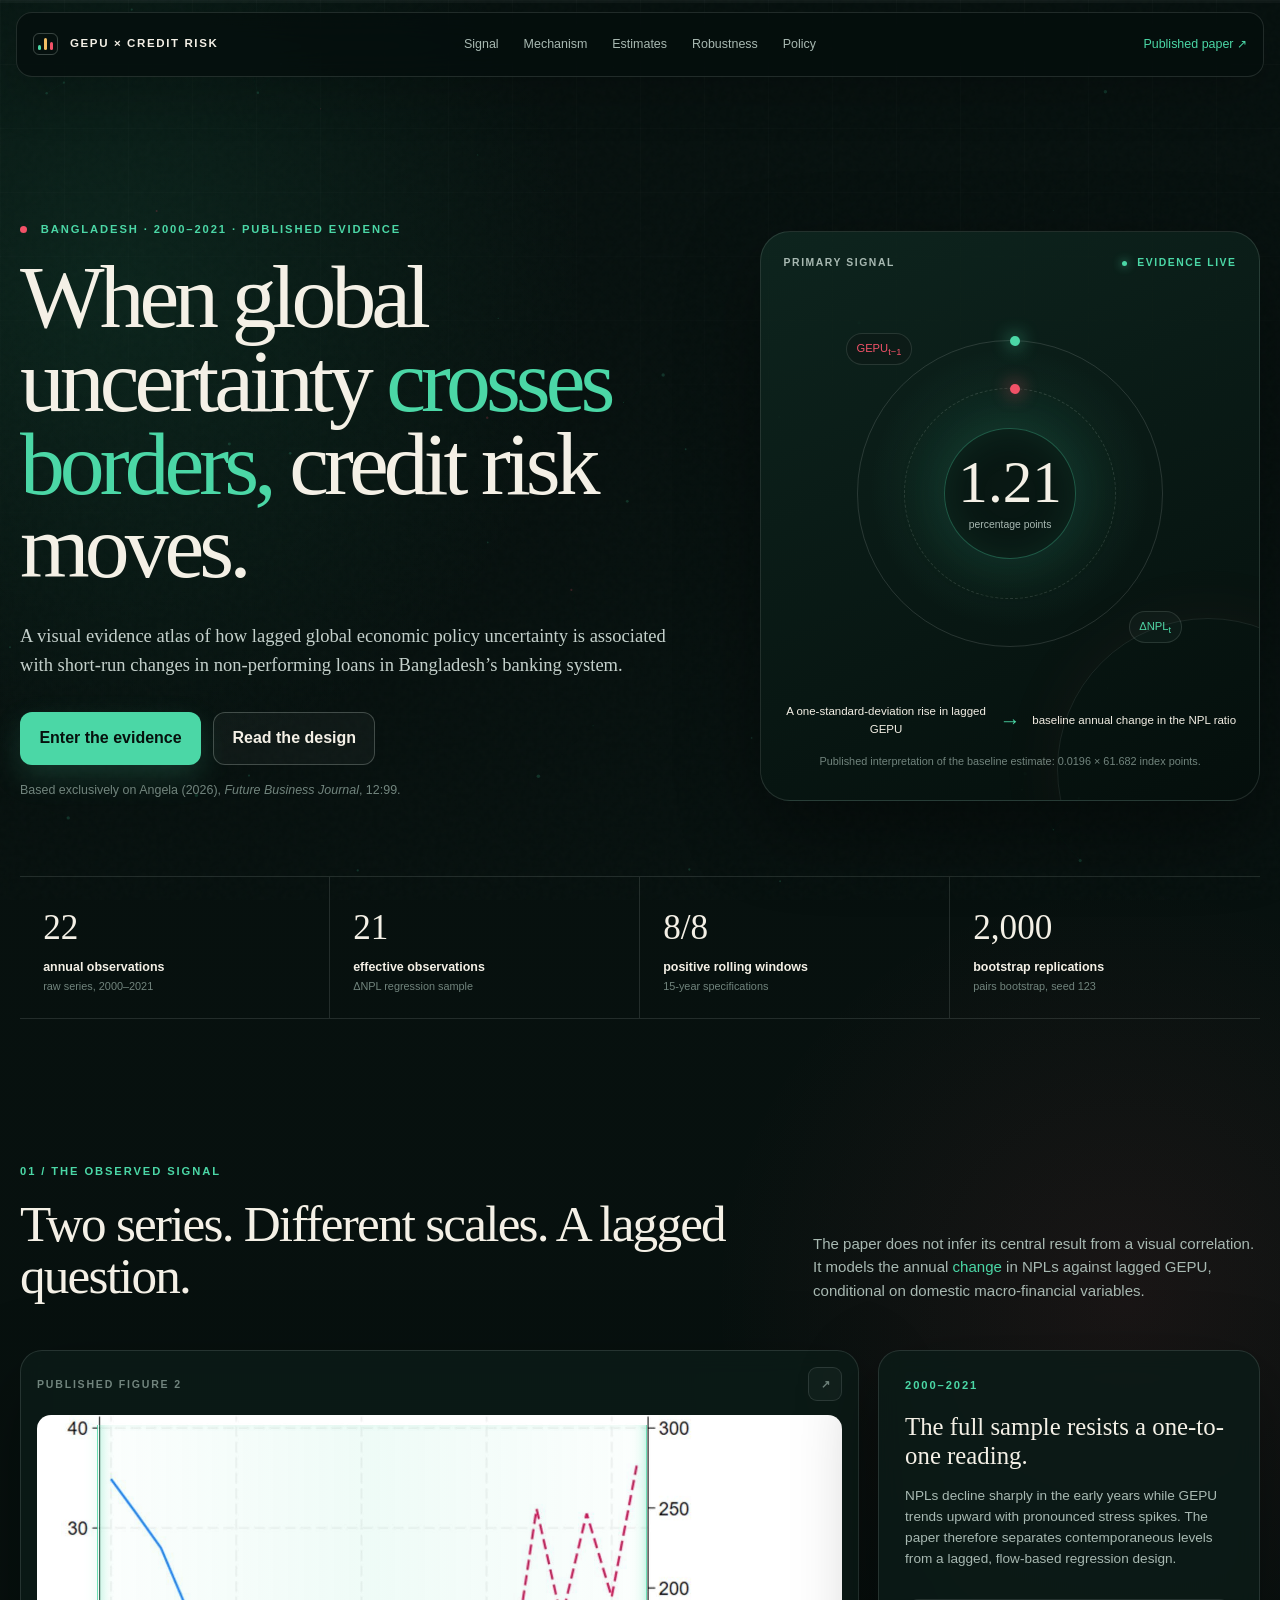
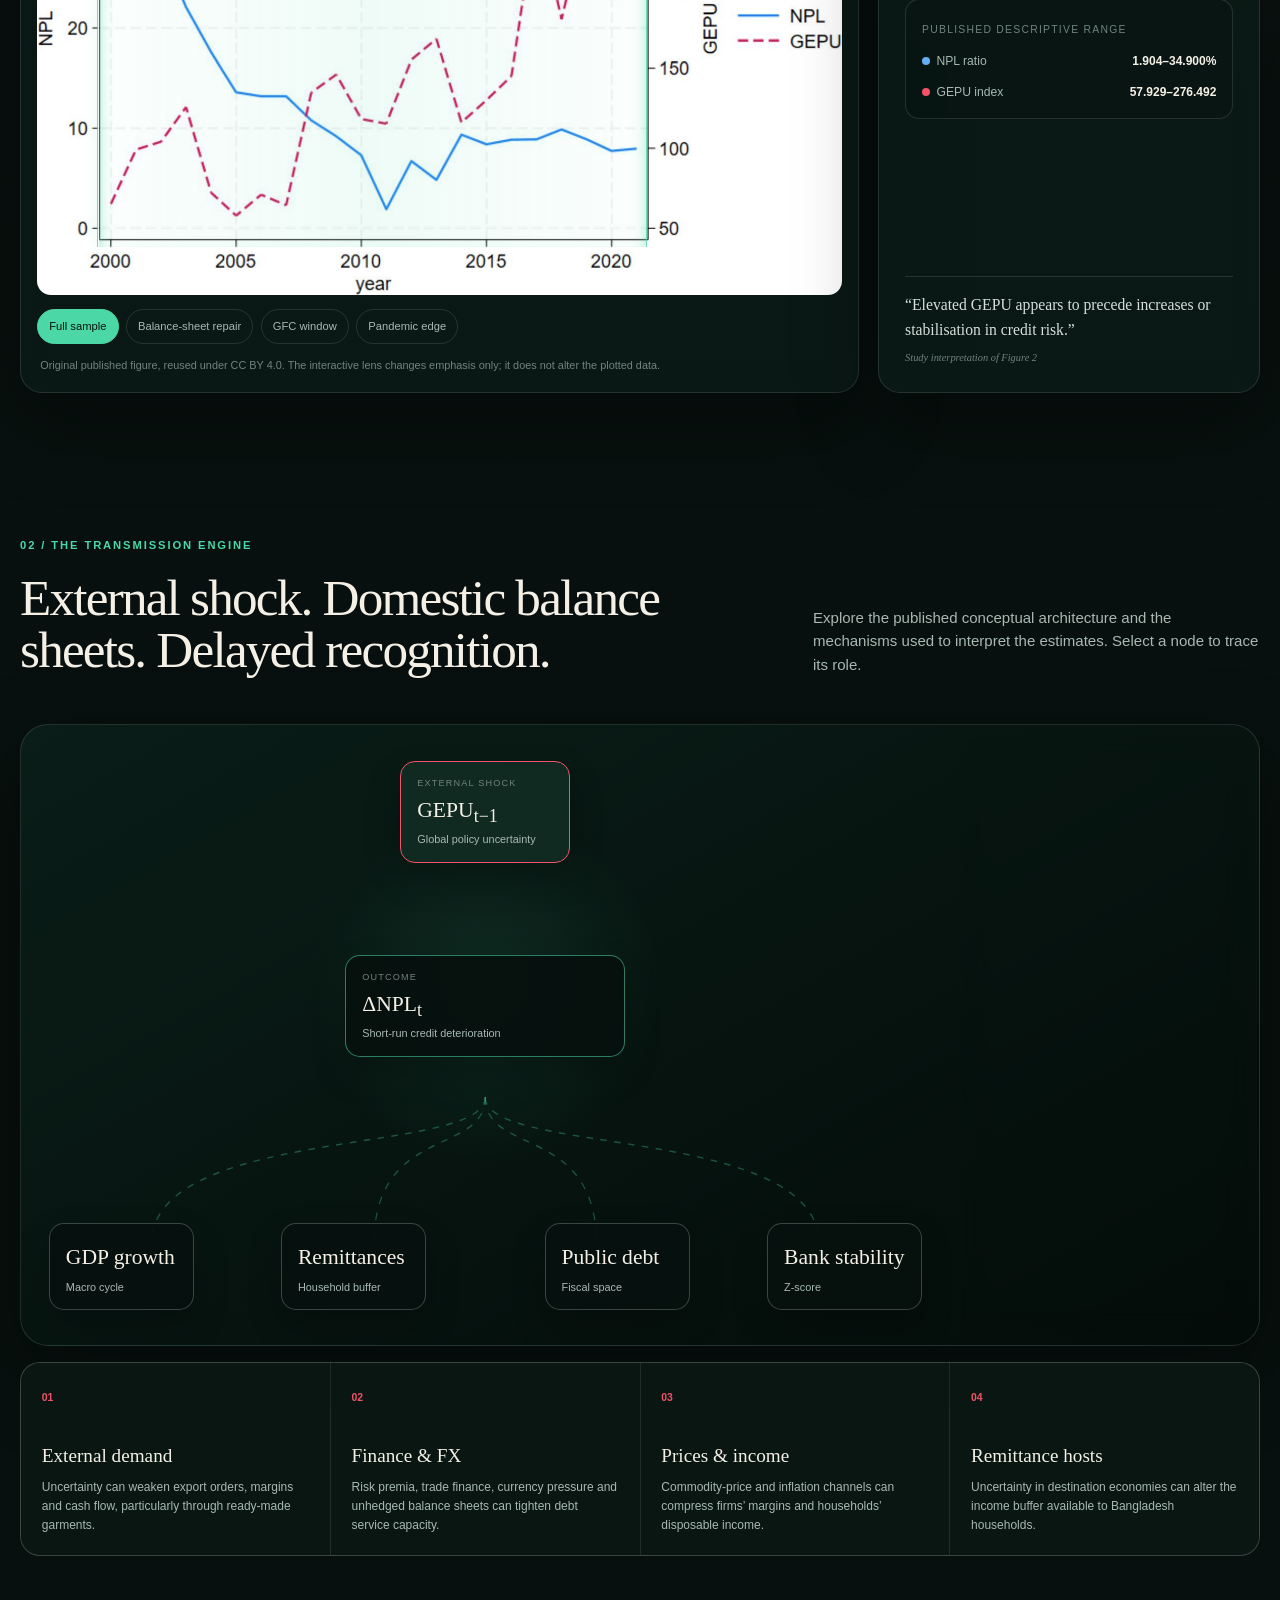
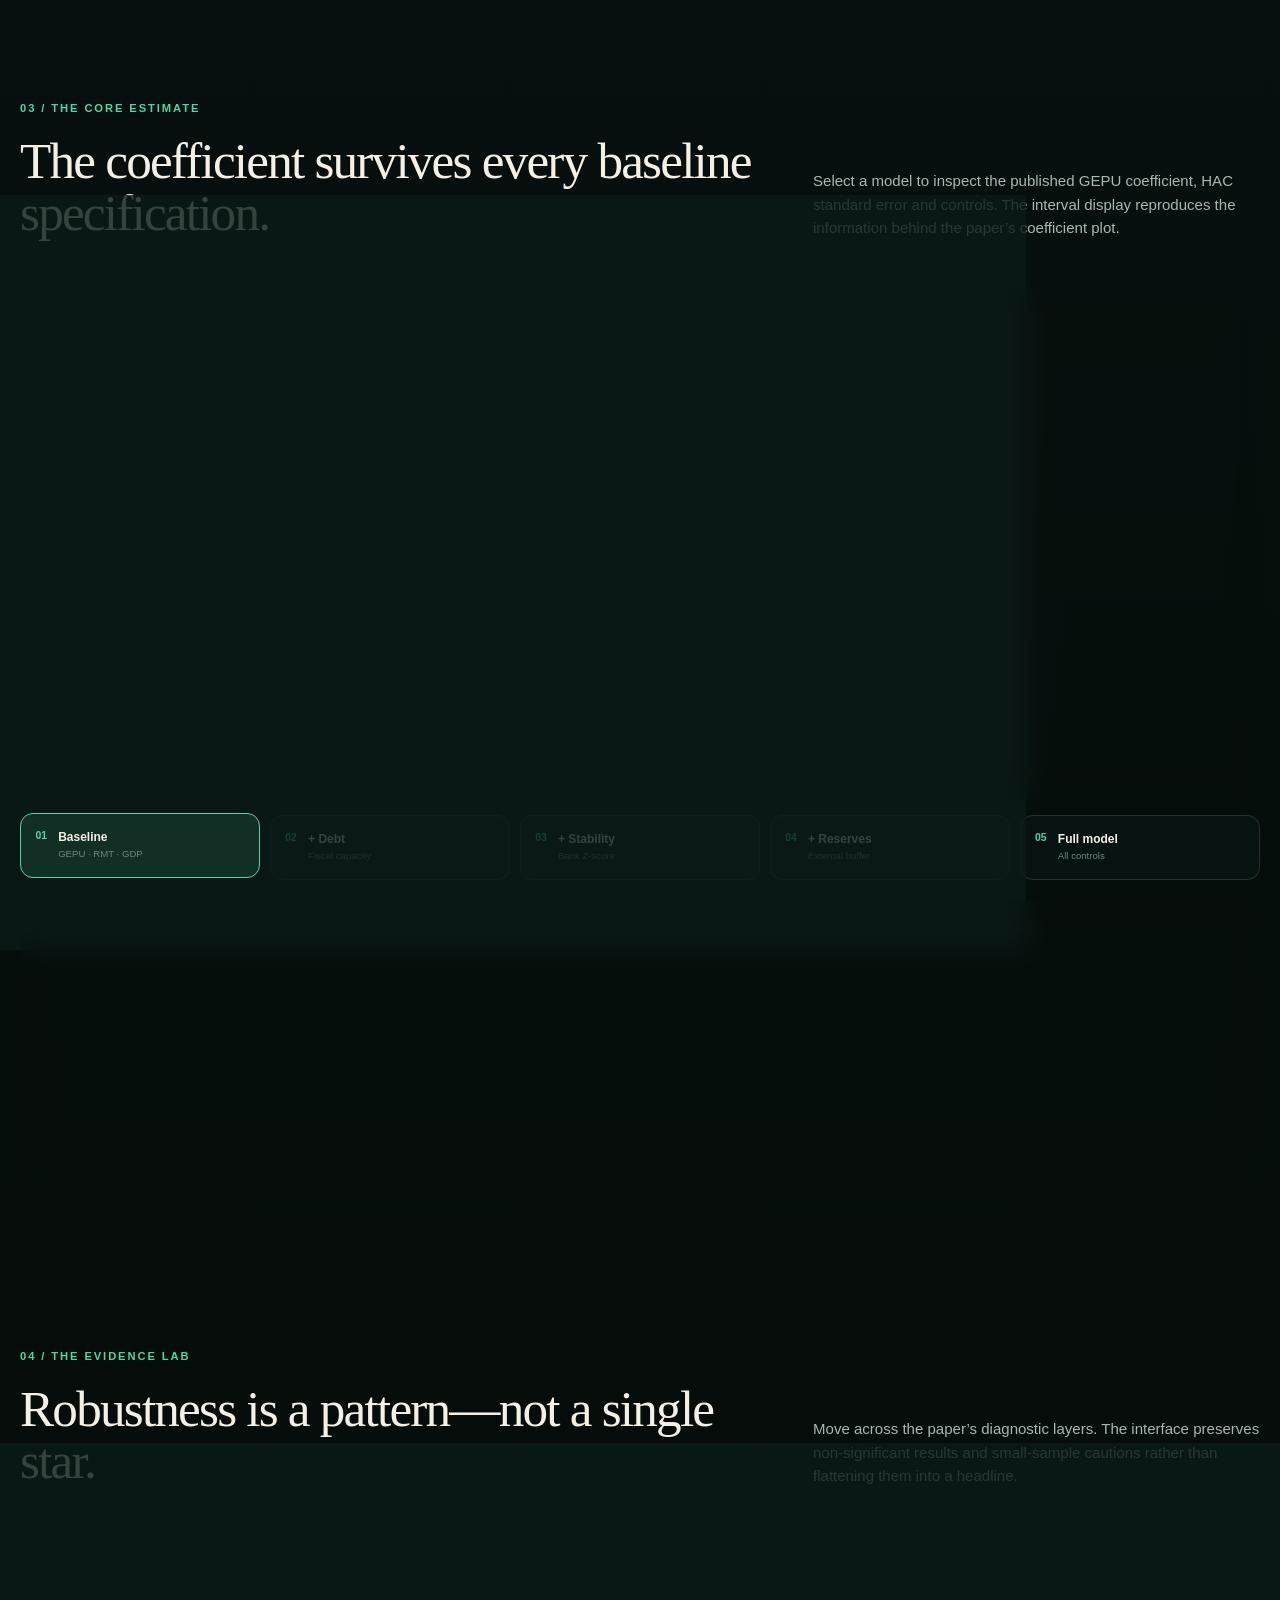
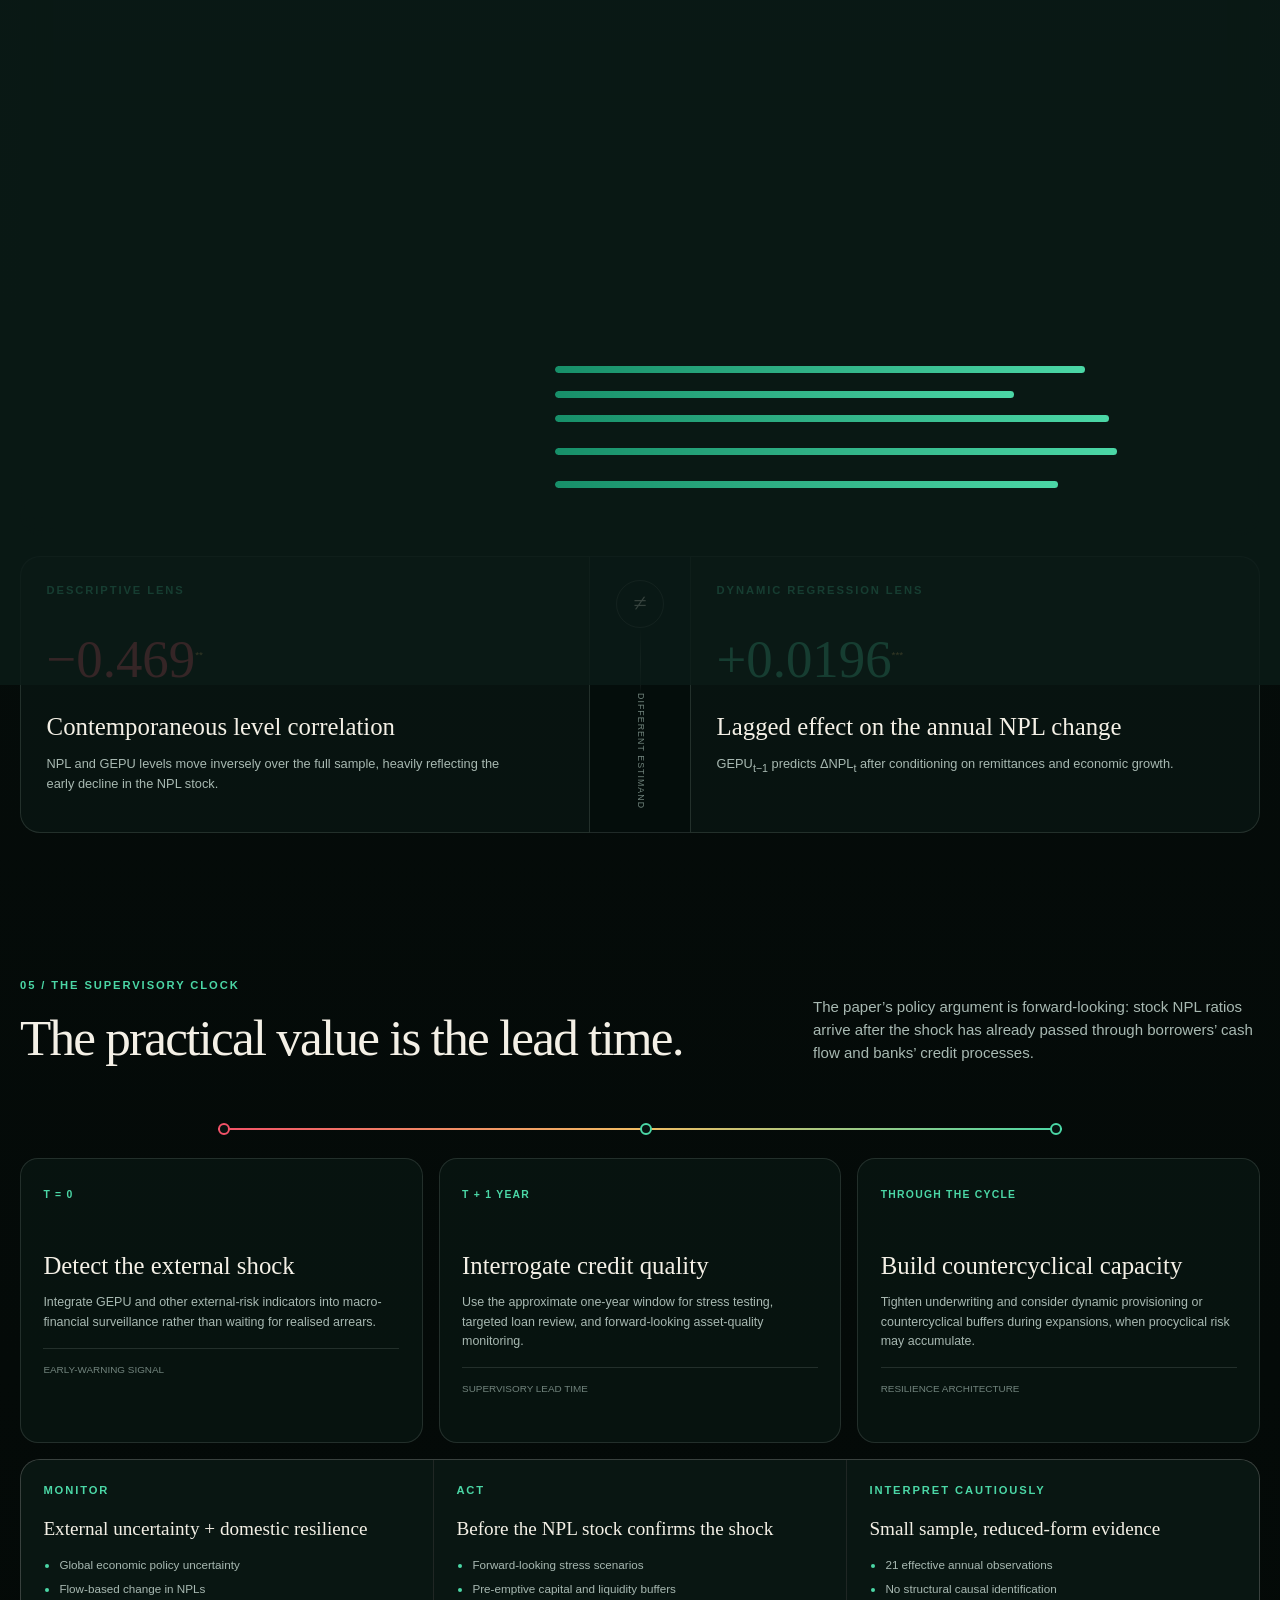
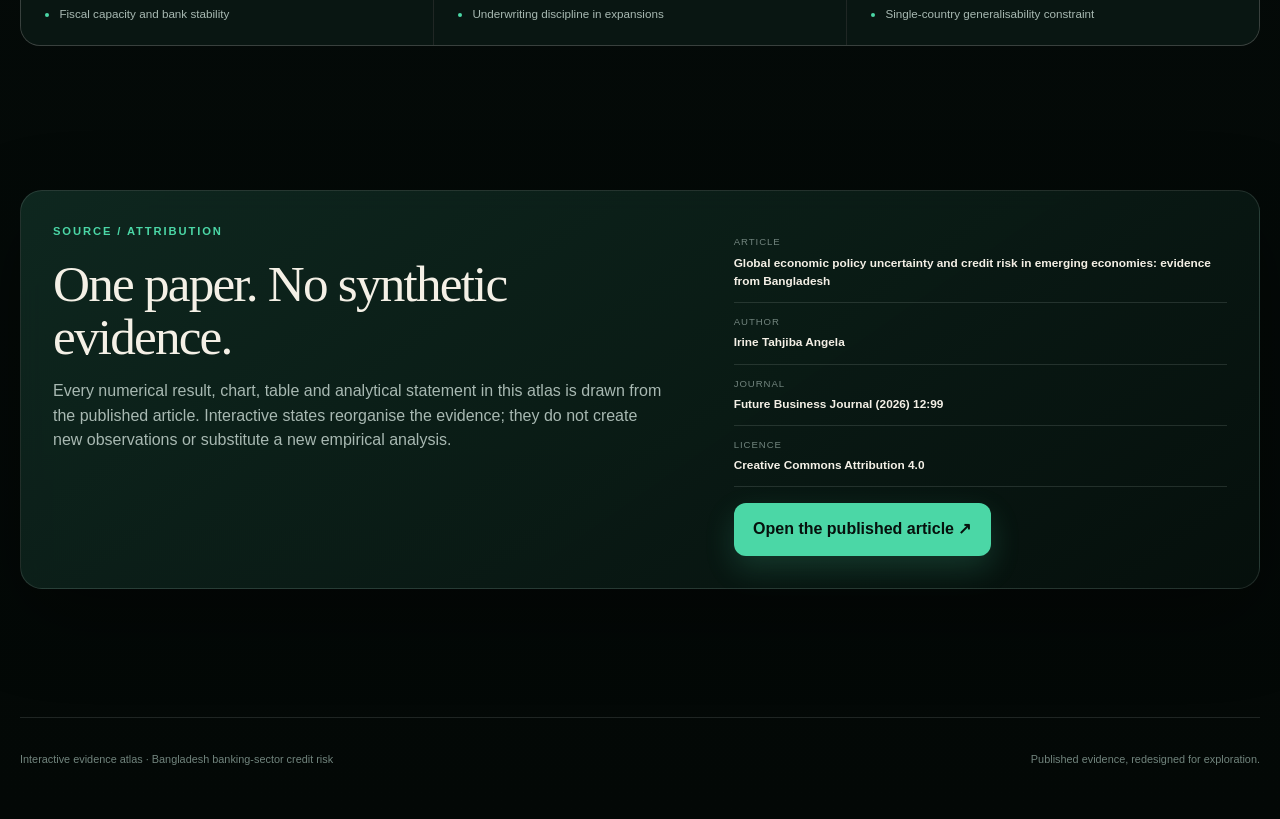
<file: index.html>
<!doctype html>
<html lang="en">
<head>
  <meta charset="utf-8">
  <meta name="viewport" content="width=device-width, initial-scale=1">
  <meta name="theme-color" content="#07110f">
  <meta name="description" content="An interactive evidence atlas for the published study of global economic policy uncertainty and credit risk in Bangladesh.">
  <title>Uncertainty → Credit | Bangladesh Evidence Atlas</title>
  <link rel="stylesheet" href="styles.css">
</head>
<body>
  <a class="skip-link" href="#main">Skip to evidence</a>
  <div class="scroll-progress" aria-hidden="true"><span id="scrollProgress"></span></div>
  <canvas id="ambientCanvas" aria-hidden="true"></canvas>
  <div class="noise" aria-hidden="true"></div>

  <header class="site-header" id="top">
    <a class="brand" href="#top" aria-label="Back to top">
      <span class="brand-mark" aria-hidden="true"><i></i><i></i><i></i></span>
      <span>GEPU × CREDIT RISK</span>
    </a>
    <nav aria-label="Primary navigation">
      <a href="#signal">Signal</a>
      <a href="#transmission">Mechanism</a>
      <a href="#estimates">Estimates</a>
      <a href="#robustness">Robustness</a>
      <a href="#policy">Policy</a>
    </nav>
    <a class="doi-link" href="https://doi.org/10.1186/s43093-026-00799-5" target="_blank" rel="noopener">
      Published paper <span aria-hidden="true">↗</span>
    </a>
  </header>

  <main id="main">
    <section class="hero section-shell">
      <div class="hero-copy reveal">
        <p class="eyebrow"><span class="pulse-dot"></span> Bangladesh · 2000–2021 · published evidence</p>
        <h1>When global uncertainty <em>crosses borders,</em> credit risk moves.</h1>
        <p class="hero-deck">
          A visual evidence atlas of how lagged global economic policy uncertainty is associated with
          short-run changes in non-performing loans in Bangladesh’s banking system.
        </p>
        <div class="hero-actions">
          <a class="button button-primary" href="#signal">Enter the evidence</a>
          <button class="button button-quiet" type="button" data-open-dialog="methodsDialog">Read the design</button>
        </div>
        <p class="citation-line">
          Based exclusively on Angela (2026), <cite>Future Business Journal</cite>, 12:99.
        </p>
      </div>

      <div class="hero-instrument reveal" aria-label="Key result instrument">
        <div class="instrument-topline">
          <span>PRIMARY SIGNAL</span>
          <span class="live-label"><i></i> EVIDENCE LIVE</span>
        </div>
        <div class="orbital" aria-hidden="true">
          <div class="orbit orbit-a"></div>
          <div class="orbit orbit-b"></div>
          <div class="orbit-core">
            <span class="metric-value" data-count="1.21" data-decimals="2">0.00</span>
            <small>percentage points</small>
          </div>
          <span class="orbit-label label-a">GEPU<sub>t−1</sub></span>
          <span class="orbit-label label-b">ΔNPL<sub>t</sub></span>
        </div>
        <div class="instrument-reading">
          <span>A one-standard-deviation rise in lagged GEPU</span>
          <strong>→</strong>
          <span>baseline annual change in the NPL ratio</span>
        </div>
        <p>Published interpretation of the baseline estimate: 0.0196 × 61.682 index points.</p>
      </div>

      <div class="evidence-strip reveal" aria-label="Study at a glance">
        <article>
          <strong class="metric-value" data-count="22">0</strong>
          <span>annual observations</span>
          <small>raw series, 2000–2021</small>
        </article>
        <article>
          <strong class="metric-value" data-count="21">0</strong>
          <span>effective observations</span>
          <small>ΔNPL regression sample</small>
        </article>
        <article>
          <strong class="metric-value" data-count="8">0</strong><b>/8</b>
          <span>positive rolling windows</span>
          <small>15-year specifications</small>
        </article>
        <article>
          <strong class="metric-value" data-count="2000">0</strong>
          <span>bootstrap replications</span>
          <small>pairs bootstrap, seed 123</small>
        </article>
      </div>
    </section>

    <section class="section-shell" id="signal">
      <div class="section-heading reveal">
        <div>
          <p class="section-index">01 / THE OBSERVED SIGNAL</p>
          <h2>Two series. Different scales. A lagged question.</h2>
        </div>
        <p>
          The paper does not infer its central result from a visual correlation. It models the annual
          <em>change</em> in NPLs against lagged GEPU, conditional on domestic macro-financial variables.
        </p>
      </div>

      <div class="signal-layout">
        <article class="figure-panel reveal">
          <div class="panel-kicker">
            <span>Published Figure 2</span>
            <button class="icon-button" type="button" data-open-dialog="figureDialog" aria-label="Expand published Figure 2">↗</button>
          </div>
          <div class="published-figure" id="publishedFigure">
            <img src="assets/published-figure-2.jpg" alt="Published line chart of NPL and GEPU in Bangladesh from 2000 to 2021.">
            <div class="figure-dimmer dimmer-left" aria-hidden="true"></div>
            <div class="figure-dimmer dimmer-right" aria-hidden="true"></div>
            <div class="focus-band" aria-hidden="true"><span></span></div>
          </div>
          <div class="lens-controls" role="group" aria-label="Focus the published time-series figure">
            <button class="lens-button active" type="button" data-lens="full">Full sample</button>
            <button class="lens-button" type="button" data-lens="repair">Balance-sheet repair</button>
            <button class="lens-button" type="button" data-lens="gfc">GFC window</button>
            <button class="lens-button" type="button" data-lens="pandemic">Pandemic edge</button>
          </div>
          <p class="figure-caption">
            Original published figure, reused under CC BY 4.0. The interactive lens changes emphasis only; it does not alter the plotted data.
          </p>
        </article>

        <aside class="lens-notes reveal" aria-live="polite">
          <p class="mini-label" id="lensPeriod">2000–2021</p>
          <h3 id="lensTitle">The full sample resists a one-to-one reading.</h3>
          <p id="lensText">
            NPLs decline sharply in the early years while GEPU trends upward with pronounced stress spikes.
            The paper therefore separates contemporaneous levels from a lagged, flow-based regression design.
          </p>
          <div class="range-card">
            <span>Published descriptive range</span>
            <div>
              <p><i class="key key-blue"></i>NPL ratio</p>
              <strong>1.904–34.900%</strong>
            </div>
            <div>
              <p><i class="key key-red"></i>GEPU index</p>
              <strong>57.929–276.492</strong>
            </div>
          </div>
          <blockquote>
            “Elevated GEPU appears to precede increases or stabilisation in credit risk.”
            <cite>Study interpretation of Figure 2</cite>
          </blockquote>
        </aside>
      </div>
    </section>

    <section class="section-shell" id="transmission">
      <div class="section-heading reveal">
        <div>
          <p class="section-index">02 / THE TRANSMISSION ENGINE</p>
          <h2>External shock. Domestic balance sheets. Delayed recognition.</h2>
        </div>
        <p>
          Explore the published conceptual architecture and the mechanisms used to interpret the estimates.
          Select a node to trace its role.
        </p>
      </div>

      <div class="transmission-stage reveal">
        <div class="flow-canvas" id="flowCanvas">
          <svg class="flow-lines" viewBox="0 0 1000 560" preserveAspectRatio="none" aria-hidden="true">
            <defs>
              <linearGradient id="flowGradient" x1="0" x2="1">
                <stop offset="0" stop-color="#f25268"/>
                <stop offset="1" stop-color="#4bd7a6"/>
              </linearGradient>
              <filter id="glow">
                <feGaussianBlur stdDeviation="4" result="blur"/>
                <feMerge><feMergeNode in="blur"/><feMergeNode in="SourceGraphic"/></feMerge>
              </filter>
            </defs>
            <path class="flow-path primary" d="M500,96 C500,155 500,170 500,228"/>
            <path class="flow-path" d="M500,336 C500,390 140,360 140,470"/>
            <path class="flow-path" d="M500,336 C500,390 380,360 380,470"/>
            <path class="flow-path" d="M500,336 C500,390 620,360 620,470"/>
            <path class="flow-path" d="M500,336 C500,390 860,360 860,470"/>
          </svg>

          <button class="flow-node shock active" type="button" data-flow="gepu">
            <small>EXTERNAL SHOCK</small>
            <strong>GEPU<sub>t−1</sub></strong>
            <span>Global policy uncertainty</span>
          </button>
          <button class="flow-node outcome" type="button" data-flow="dnpl">
            <small>OUTCOME</small>
            <strong>ΔNPL<sub>t</sub></strong>
            <span>Short-run credit deterioration</span>
          </button>
          <button class="flow-node conditioner c1" type="button" data-flow="growth">
            <strong>GDP growth</strong><span>Macro cycle</span>
          </button>
          <button class="flow-node conditioner c2" type="button" data-flow="remittance">
            <strong>Remittances</strong><span>Household buffer</span>
          </button>
          <button class="flow-node conditioner c3" type="button" data-flow="debt">
            <strong>Public debt</strong><span>Fiscal space</span>
          </button>
          <button class="flow-node conditioner c4" type="button" data-flow="stability">
            <strong>Bank stability</strong><span>Z-score</span>
          </button>
        </div>

        <aside class="flow-detail" aria-live="polite">
          <p class="mini-label" id="flowLabel">PRIMARY EXPOSURE</p>
          <h3 id="flowTitle">Global economic policy uncertainty</h3>
          <p id="flowBody">
            The annual GEPU index enters the study as a one-period-lagged predetermined regressor.
            Bangladesh is treated as a price-taker in global uncertainty rather than a source of the shock.
          </p>
          <div class="mechanism-tags" id="flowTags">
            <span>Trade demand</span><span>External finance</span><span>FX pressure</span><span>Commodity prices</span>
          </div>
          <p class="flow-source" id="flowSource">Published conceptual model and empirical specification.</p>
        </aside>
      </div>

      <div class="mechanism-grid reveal">
        <article>
          <span>01</span>
          <h3>External demand</h3>
          <p>Uncertainty can weaken export orders, margins and cash flow, particularly through ready-made garments.</p>
        </article>
        <article>
          <span>02</span>
          <h3>Finance & FX</h3>
          <p>Risk premia, trade finance, currency pressure and unhedged balance sheets can tighten debt service capacity.</p>
        </article>
        <article>
          <span>03</span>
          <h3>Prices & income</h3>
          <p>Commodity-price and inflation channels can compress firms’ margins and households’ disposable income.</p>
        </article>
        <article>
          <span>04</span>
          <h3>Remittance hosts</h3>
          <p>Uncertainty in destination economies can alter the income buffer available to Bangladesh households.</p>
        </article>
      </div>
    </section>

    <section class="section-shell" id="estimates">
      <div class="section-heading reveal">
        <div>
          <p class="section-index">03 / THE CORE ESTIMATE</p>
          <h2>The coefficient survives every baseline specification.</h2>
        </div>
        <p>
          Select a model to inspect the published GEPU coefficient, HAC standard error and controls.
          The interval display reproduces the information behind the paper’s coefficient plot.
        </p>
      </div>

      <div class="estimate-layout">
        <article class="chart-panel reveal">
          <div class="panel-kicker">
            <span>Table 5 · Figure 3</span>
            <button class="icon-button" type="button" data-open-dialog="coefficientFigureDialog" aria-label="Open original published Figure 3">Original ↗</button>
          </div>
          <div id="coefficientChart" class="coefficient-chart" role="img" aria-label="Five positive GEPU coefficients with confidence intervals across baseline specifications"></div>
          <p class="figure-caption">
            Intervals reconstructed from the reported Table 5 Newey–West HAC standard errors to reproduce the published coefficient plot.
          </p>
        </article>

        <aside class="model-inspector reveal" aria-live="polite">
          <p class="mini-label">SELECTED SPECIFICATION</p>
          <div class="model-number">
            <span id="modelName">Baseline</span>
            <strong id="modelCoefficient">0.0196<sup>***</sup></strong>
          </div>
          <div class="model-stat-row">
            <div><span>HAC SE</span><strong id="modelSE">0.00516</strong></div>
            <div><span>Observations</span><strong>21</strong></div>
            <div><span>Joint p-value</span><strong id="modelP">0.0030</strong></div>
          </div>
          <div class="control-stack" id="controlStack" aria-label="Controls included"></div>
          <p class="model-reading" id="modelReading">
            A 61.682-point rise in GEPU corresponds to the paper’s 1.21 percentage-point baseline interpretation.
          </p>
        </aside>
      </div>

      <div class="model-selector reveal" role="group" aria-label="Select a baseline model">
        <button class="model-button active" type="button" data-model="0"><b>01</b><span>Baseline</span><small>GEPU · RMT · GDP</small></button>
        <button class="model-button" type="button" data-model="1"><b>02</b><span>+ Debt</span><small>Fiscal capacity</small></button>
        <button class="model-button" type="button" data-model="2"><b>03</b><span>+ Stability</span><small>Bank Z-score</small></button>
        <button class="model-button" type="button" data-model="3"><b>04</b><span>+ Reserves</span><small>External buffer</small></button>
        <button class="model-button" type="button" data-model="4"><b>05</b><span>Full model</span><small>All controls</small></button>
      </div>

      <div class="expectation-panel reveal">
        <div>
          <p class="mini-label">THEORY MEETS THE ESTIMATE</p>
          <h3>The domestic controls do more than “control.” They expose the transmission environment.</h3>
        </div>
        <div class="expectation-table" role="table" aria-label="Expected and observed signs in the full model">
          <div class="expectation-row header" role="row">
            <span role="columnheader">Variable</span><span role="columnheader">Prior</span><span role="columnheader">Full model</span><span role="columnheader">Reading</span>
          </div>
          <div class="expectation-row" role="row">
            <strong role="cell">Remittances</strong><span role="cell">−</span><span class="sign-positive" role="cell">+ *</span><span role="cell">Contrary to the household-buffer prior</span>
          </div>
          <div class="expectation-row" role="row">
            <strong role="cell">GDP growth</strong><span role="cell">−</span><span class="sign-positive" role="cell">+ **</span><span role="cell">Consistent with procyclical lending interpretation</span>
          </div>
          <div class="expectation-row" role="row">
            <strong role="cell">Public debt</strong><span role="cell">−</span><span class="sign-negative" role="cell">− ***</span><span role="cell">Short-run fiscal-buffer interpretation</span>
          </div>
          <div class="expectation-row" role="row">
            <strong role="cell">Bank stability</strong><span role="cell">−</span><span class="sign-negative" role="cell">− **</span><span role="cell">Capital and profitability cushion</span>
          </div>
          <div class="expectation-row" role="row">
            <strong role="cell">Reserves</strong><span role="cell">Conditional</span><span role="cell">n.s.</span><span role="cell">No direct short-run effect detected</span>
          </div>
        </div>
      </div>
    </section>

    <section class="section-shell" id="robustness">
      <div class="section-heading reveal">
        <div>
          <p class="section-index">04 / THE EVIDENCE LAB</p>
          <h2>Robustness is a pattern—not a single star.</h2>
        </div>
        <p>
          Move across the paper’s diagnostic layers. The interface preserves non-significant results and
          small-sample cautions rather than flattening them into a headline.
        </p>
      </div>

      <div class="evidence-lab reveal">
        <div class="lab-tabs" role="tablist" aria-label="Evidence layers">
          <button type="button" role="tab" aria-selected="true" data-lab="baseline">Baseline</button>
          <button type="button" role="tab" aria-selected="false" data-lab="crisis">Crisis</button>
          <button type="button" role="tab" aria-selected="false" data-lab="inference">Inference</button>
          <button type="button" role="tab" aria-selected="false" data-lab="dynamics">Dynamics</button>
          <button type="button" role="tab" aria-selected="false" data-lab="diagnostics">Diagnostics</button>
        </div>
        <div class="lab-display" id="labDisplay" role="tabpanel" tabindex="0"></div>
      </div>

      <div class="two-lenses reveal">
        <div class="lens-card correlation">
          <p class="mini-label">DESCRIPTIVE LENS</p>
          <div class="lens-value">−0.469<sup>**</sup></div>
          <h3>Contemporaneous level correlation</h3>
          <p>NPL and GEPU levels move inversely over the full sample, heavily reflecting the early decline in the NPL stock.</p>
        </div>
        <div class="lens-bridge" aria-hidden="true">
          <span>≠</span>
          <i></i>
          <small>different estimand</small>
        </div>
        <div class="lens-card dynamic">
          <p class="mini-label">DYNAMIC REGRESSION LENS</p>
          <div class="lens-value">+0.0196<sup>***</sup></div>
          <h3>Lagged effect on the annual NPL change</h3>
          <p>GEPU<sub>t−1</sub> predicts ΔNPL<sub>t</sub> after conditioning on remittances and economic growth.</p>
        </div>
      </div>
    </section>

    <section class="section-shell" id="policy">
      <div class="section-heading reveal">
        <div>
          <p class="section-index">05 / THE SUPERVISORY CLOCK</p>
          <h2>The practical value is the lead time.</h2>
        </div>
        <p>
          The paper’s policy argument is forward-looking: stock NPL ratios arrive after the shock has already
          passed through borrowers’ cash flow and banks’ credit processes.
        </p>
      </div>

      <div class="policy-clock reveal">
        <div class="clock-rail" aria-hidden="true"><i></i><i></i><i></i></div>
        <article class="policy-step active">
          <span class="policy-time">T = 0</span>
          <h3>Detect the external shock</h3>
          <p>Integrate GEPU and other external-risk indicators into macro-financial surveillance rather than waiting for realised arrears.</p>
          <small>Early-warning signal</small>
        </article>
        <article class="policy-step">
          <span class="policy-time">T + 1 YEAR</span>
          <h3>Interrogate credit quality</h3>
          <p>Use the approximate one-year window for stress testing, targeted loan review, and forward-looking asset-quality monitoring.</p>
          <small>Supervisory lead time</small>
        </article>
        <article class="policy-step">
          <span class="policy-time">THROUGH THE CYCLE</span>
          <h3>Build countercyclical capacity</h3>
          <p>Tighten underwriting and consider dynamic provisioning or countercyclical buffers during expansions, when procyclical risk may accumulate.</p>
          <small>Resilience architecture</small>
        </article>
      </div>

      <div class="policy-matrix reveal">
        <article>
          <p class="mini-label">MONITOR</p>
          <h3>External uncertainty + domestic resilience</h3>
          <ul>
            <li>Global economic policy uncertainty</li>
            <li>Flow-based change in NPLs</li>
            <li>Fiscal capacity and bank stability</li>
          </ul>
        </article>
        <article>
          <p class="mini-label">ACT</p>
          <h3>Before the NPL stock confirms the shock</h3>
          <ul>
            <li>Forward-looking stress scenarios</li>
            <li>Pre-emptive capital and liquidity buffers</li>
            <li>Underwriting discipline in expansions</li>
          </ul>
        </article>
        <article>
          <p class="mini-label">INTERPRET CAUTIOUSLY</p>
          <h3>Small sample, reduced-form evidence</h3>
          <ul>
            <li>21 effective annual observations</li>
            <li>No structural causal identification</li>
            <li>Single-country generalisability constraint</li>
          </ul>
        </article>
      </div>
    </section>

    <section class="section-shell source-section" id="source">
      <div class="source-card reveal">
        <div>
          <p class="section-index">SOURCE / ATTRIBUTION</p>
          <h2>One paper. No synthetic evidence.</h2>
          <p>
            Every numerical result, chart, table and analytical statement in this atlas is drawn from the
            published article. Interactive states reorganise the evidence; they do not create new observations
            or substitute a new empirical analysis.
          </p>
        </div>
        <div class="source-meta">
          <p><span>Article</span><strong>Global economic policy uncertainty and credit risk in emerging economies: evidence from Bangladesh</strong></p>
          <p><span>Author</span><strong>Irine Tahjiba Angela</strong></p>
          <p><span>Journal</span><strong>Future Business Journal (2026) 12:99</strong></p>
          <p><span>Licence</span><strong>Creative Commons Attribution 4.0</strong></p>
          <a class="button button-primary" href="https://doi.org/10.1186/s43093-026-00799-5" target="_blank" rel="noopener">Open the published article ↗</a>
        </div>
      </div>
    </section>
  </main>

  <footer>
    <p>Interactive evidence atlas · Bangladesh banking-sector credit risk</p>
    <p>Published evidence, redesigned for exploration.</p>
  </footer>

  <dialog id="figureDialog" class="modal">
    <form method="dialog"><button class="dialog-close" aria-label="Close expanded figure">×</button></form>
    <p class="mini-label">PUBLISHED FIGURE 2</p>
    <h2>Evolution of NPLs and GEPU, 2000–2021</h2>
    <img src="assets/published-figure-2.jpg" alt="Expanded published chart of NPL and GEPU from 2000 to 2021.">
    <p>Source: Angela (2026), Figure 2. Reused under CC BY 4.0.</p>
  </dialog>

  <dialog id="methodsDialog" class="modal methods-modal">
    <form method="dialog"><button class="dialog-close" aria-label="Close study design">×</button></form>
    <p class="mini-label">EMPIRICAL DESIGN</p>
    <h2>Designed for a short annual series</h2>
    <div class="methods-grid">
      <p><span>Outcome</span><strong>ΔNPL</strong><small>First difference of NPL / gross loans</small></p>
      <p><span>Exposure</span><strong>GEPU<sub>t−1</sub></strong><small>Annual mean, lagged one period</small></p>
      <p><span>Estimator</span><strong>OLS–HAC</strong><small>Newey–West, baseline lag 2</small></p>
      <p><span>Sample</span><strong>T = 21</strong><small>Effective annual observations</small></p>
    </div>
    <p class="modal-note">
      The study uses a parsimonious reduced-form design because the variables have mixed integration orders
      and the annual sample is small. It reports extensive inference and specification checks, while explicitly
      limiting causal and cross-country claims.
    </p>
  </dialog>

  <dialog id="coefficientFigureDialog" class="modal">
    <form method="dialog"><button class="dialog-close" aria-label="Close published coefficient figure">×</button></form>
    <p class="mini-label">PUBLISHED FIGURE 3</p>
    <h2>GEPU coefficient across specifications</h2>
    <img src="assets/published-figure-3.jpg" alt="Published coefficient plot showing positive lagged GEPU estimates across five model specifications.">
    <p>Source: Angela (2026), Figure 3. Reused under CC BY 4.0.</p>
  </dialog>

  <script src="app.js"></script>
</body>
</html>
</file>
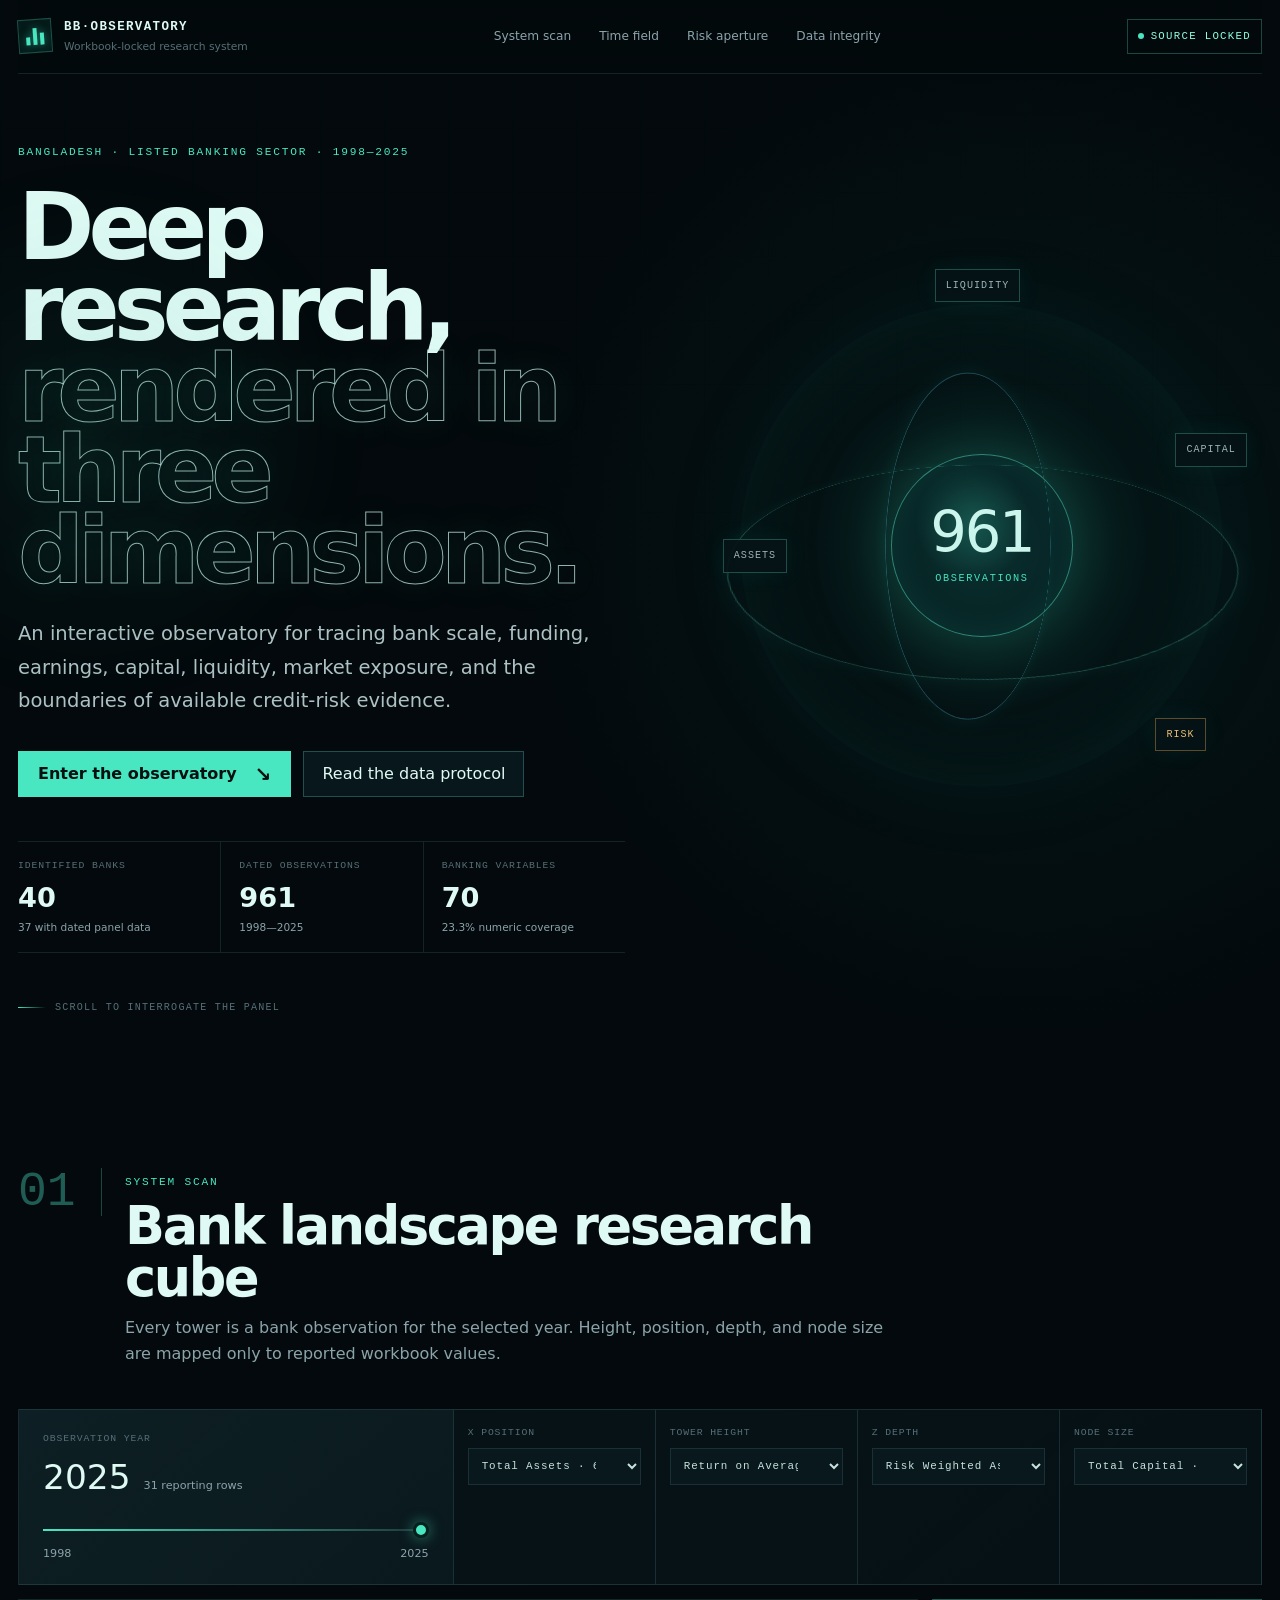
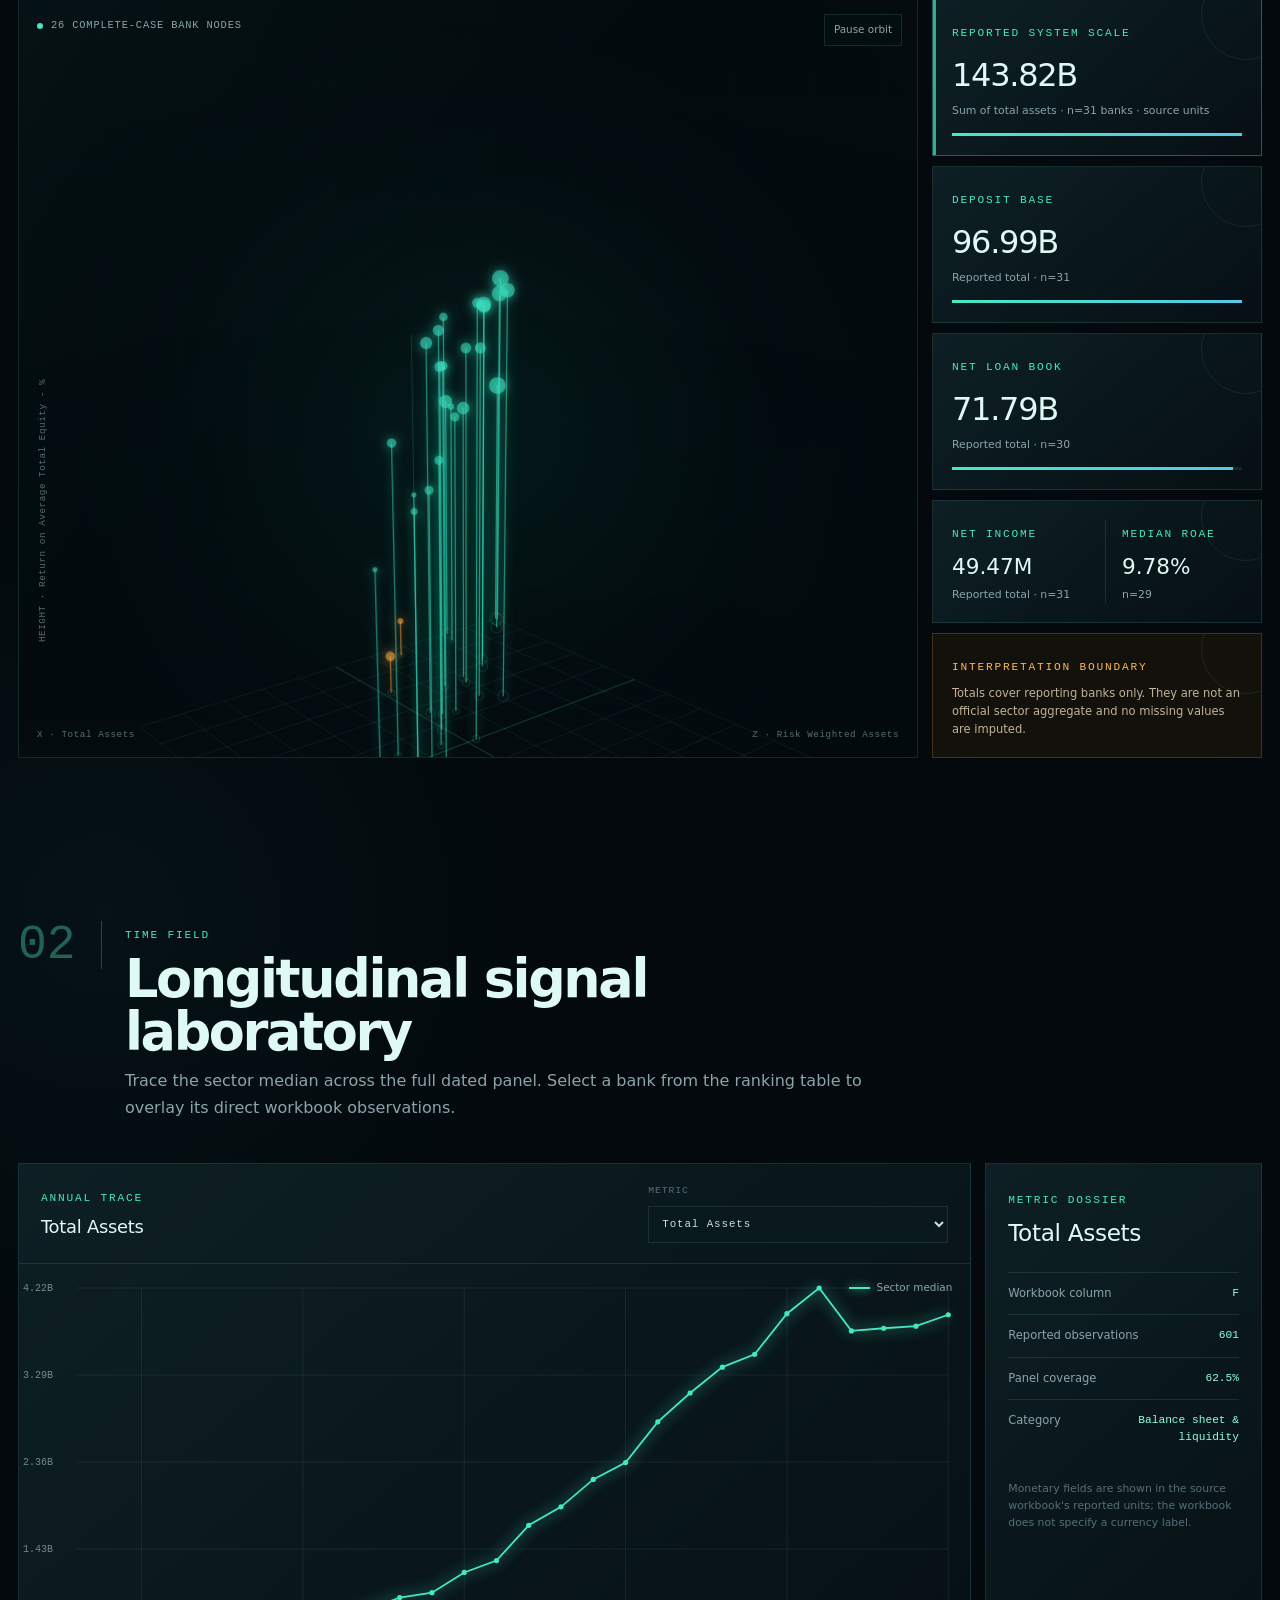
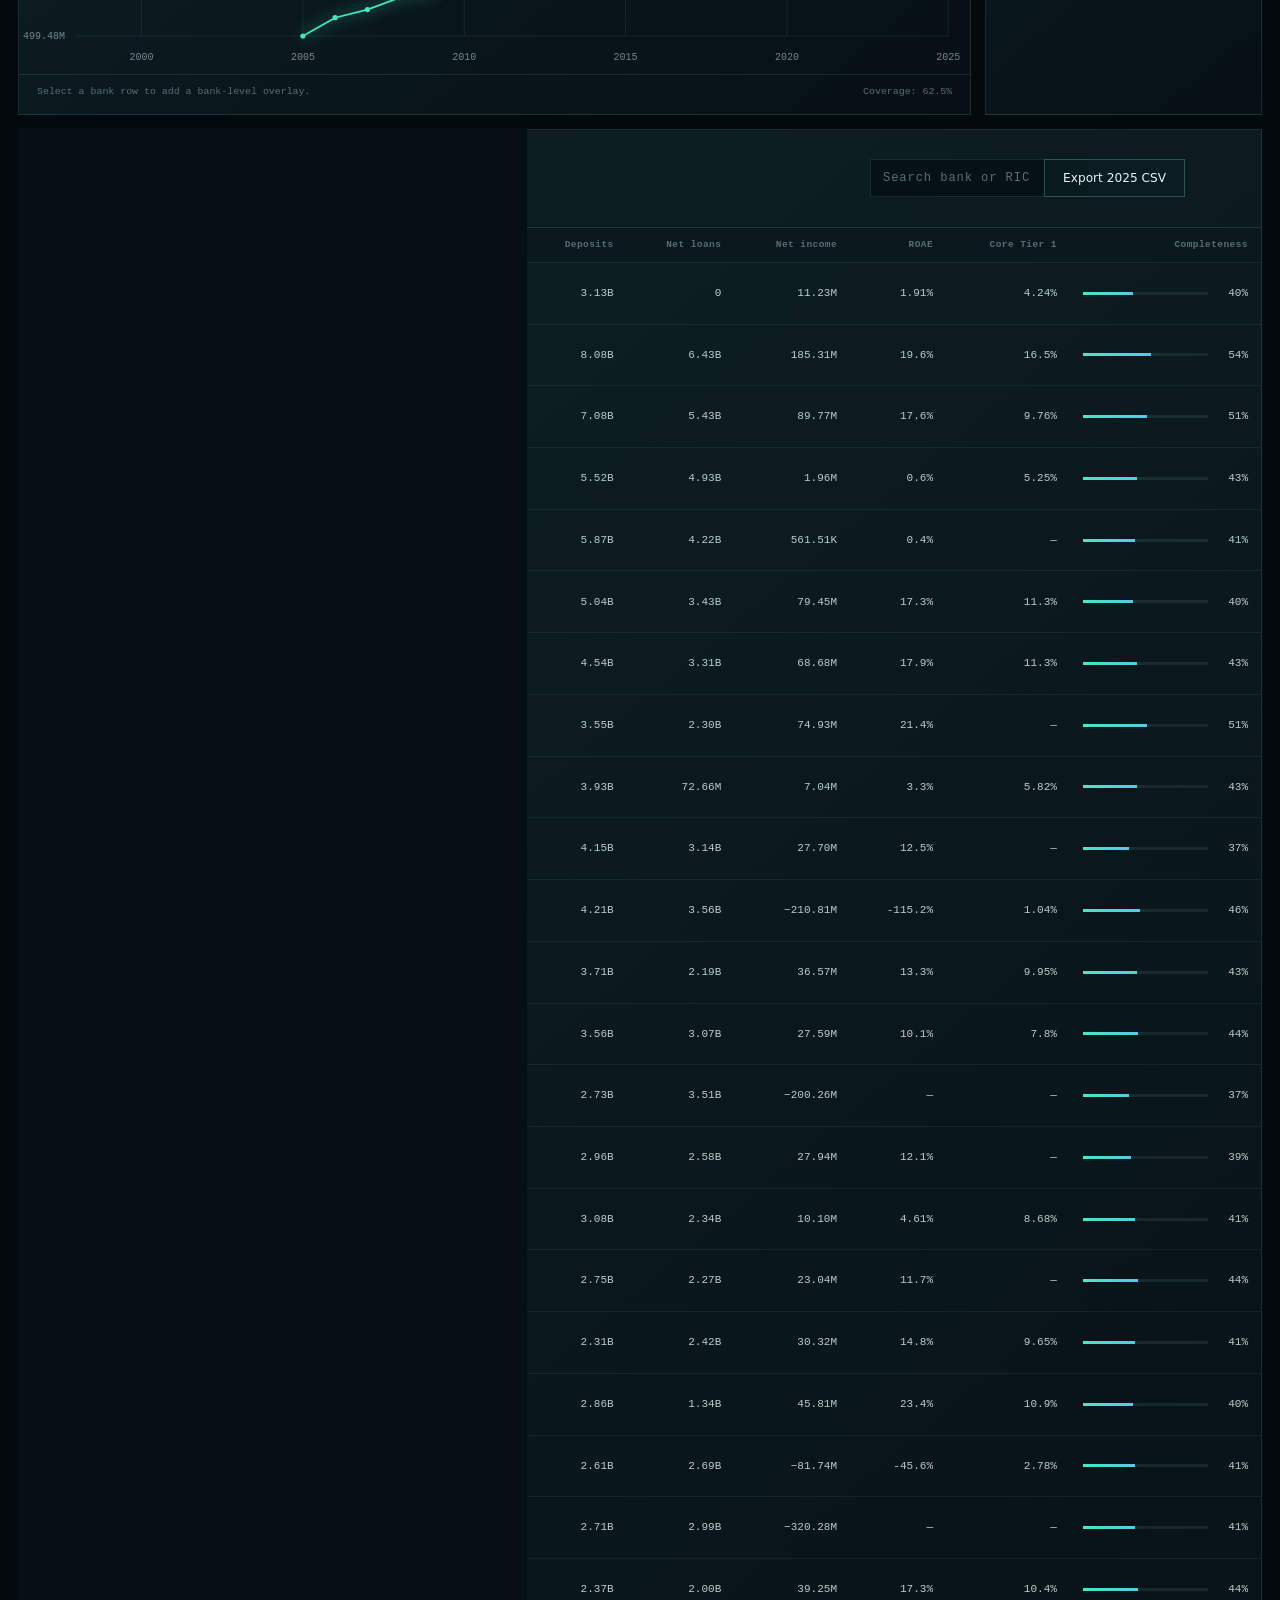
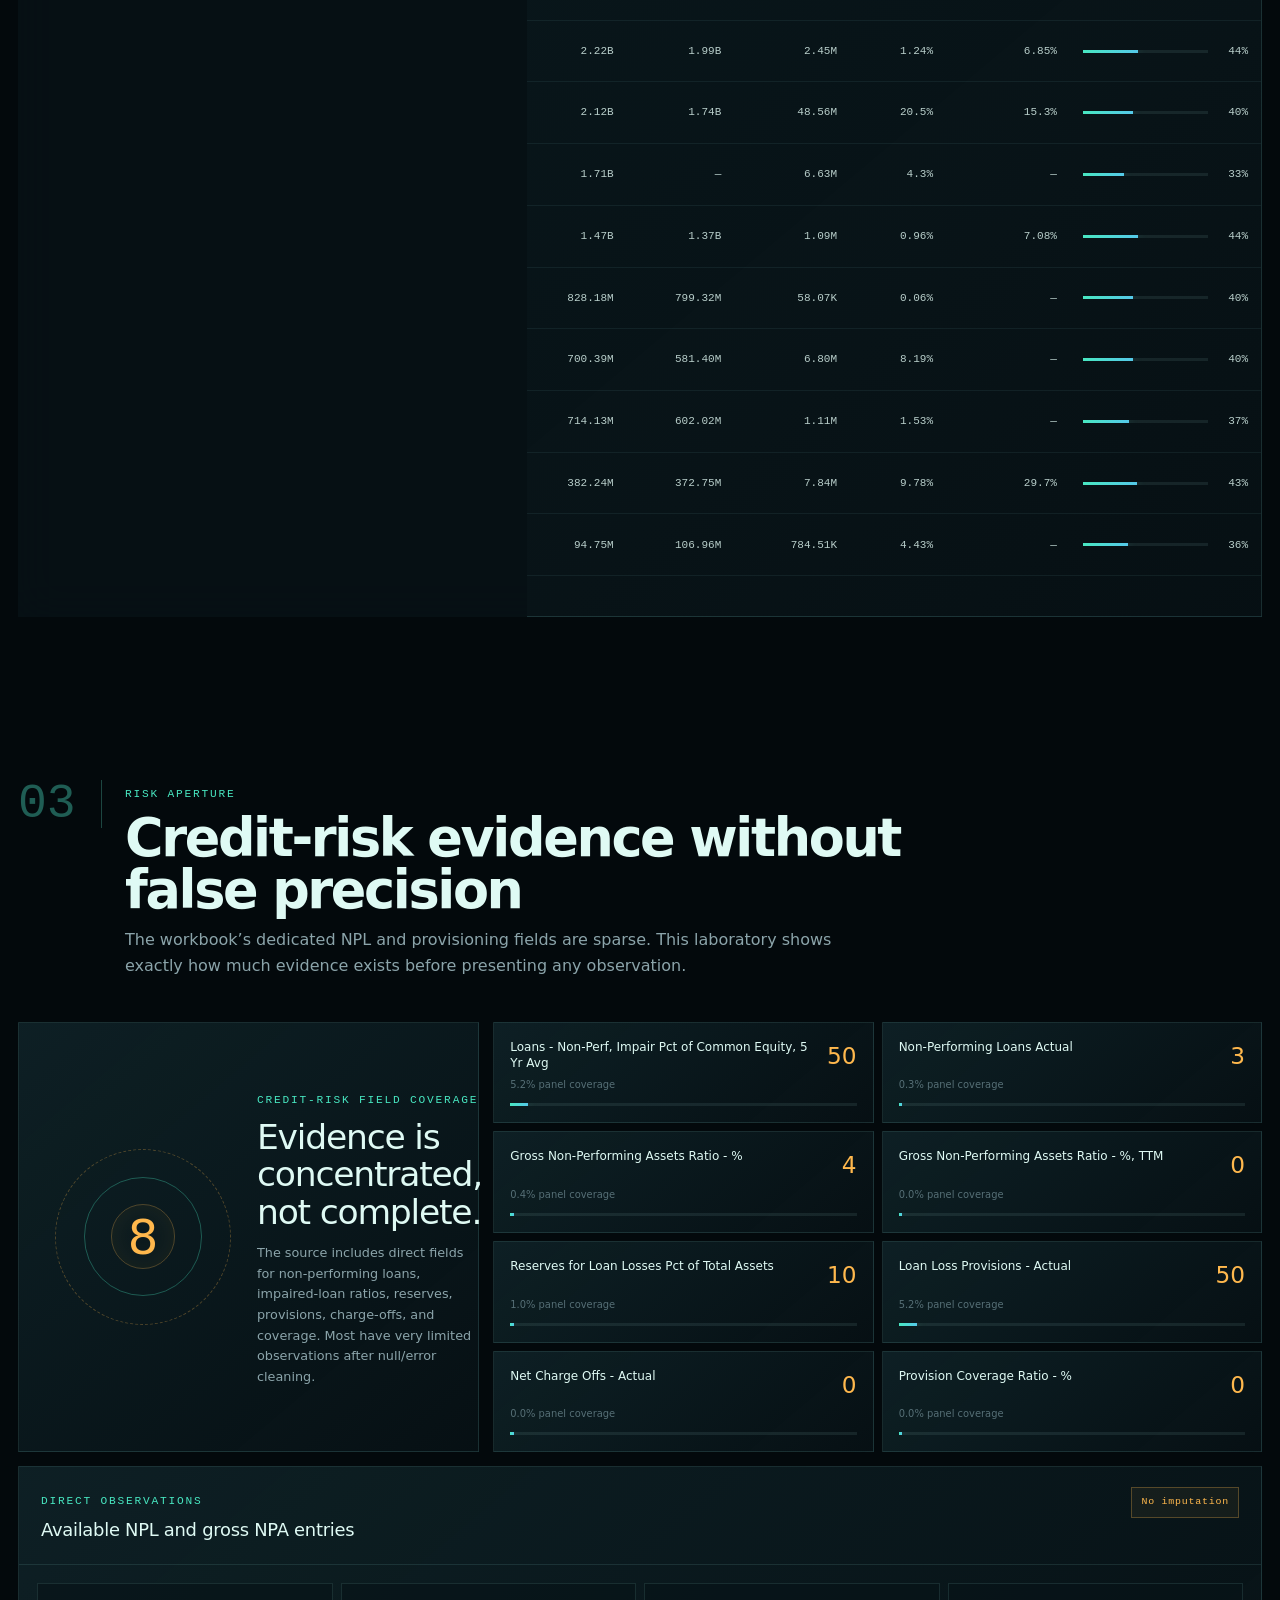
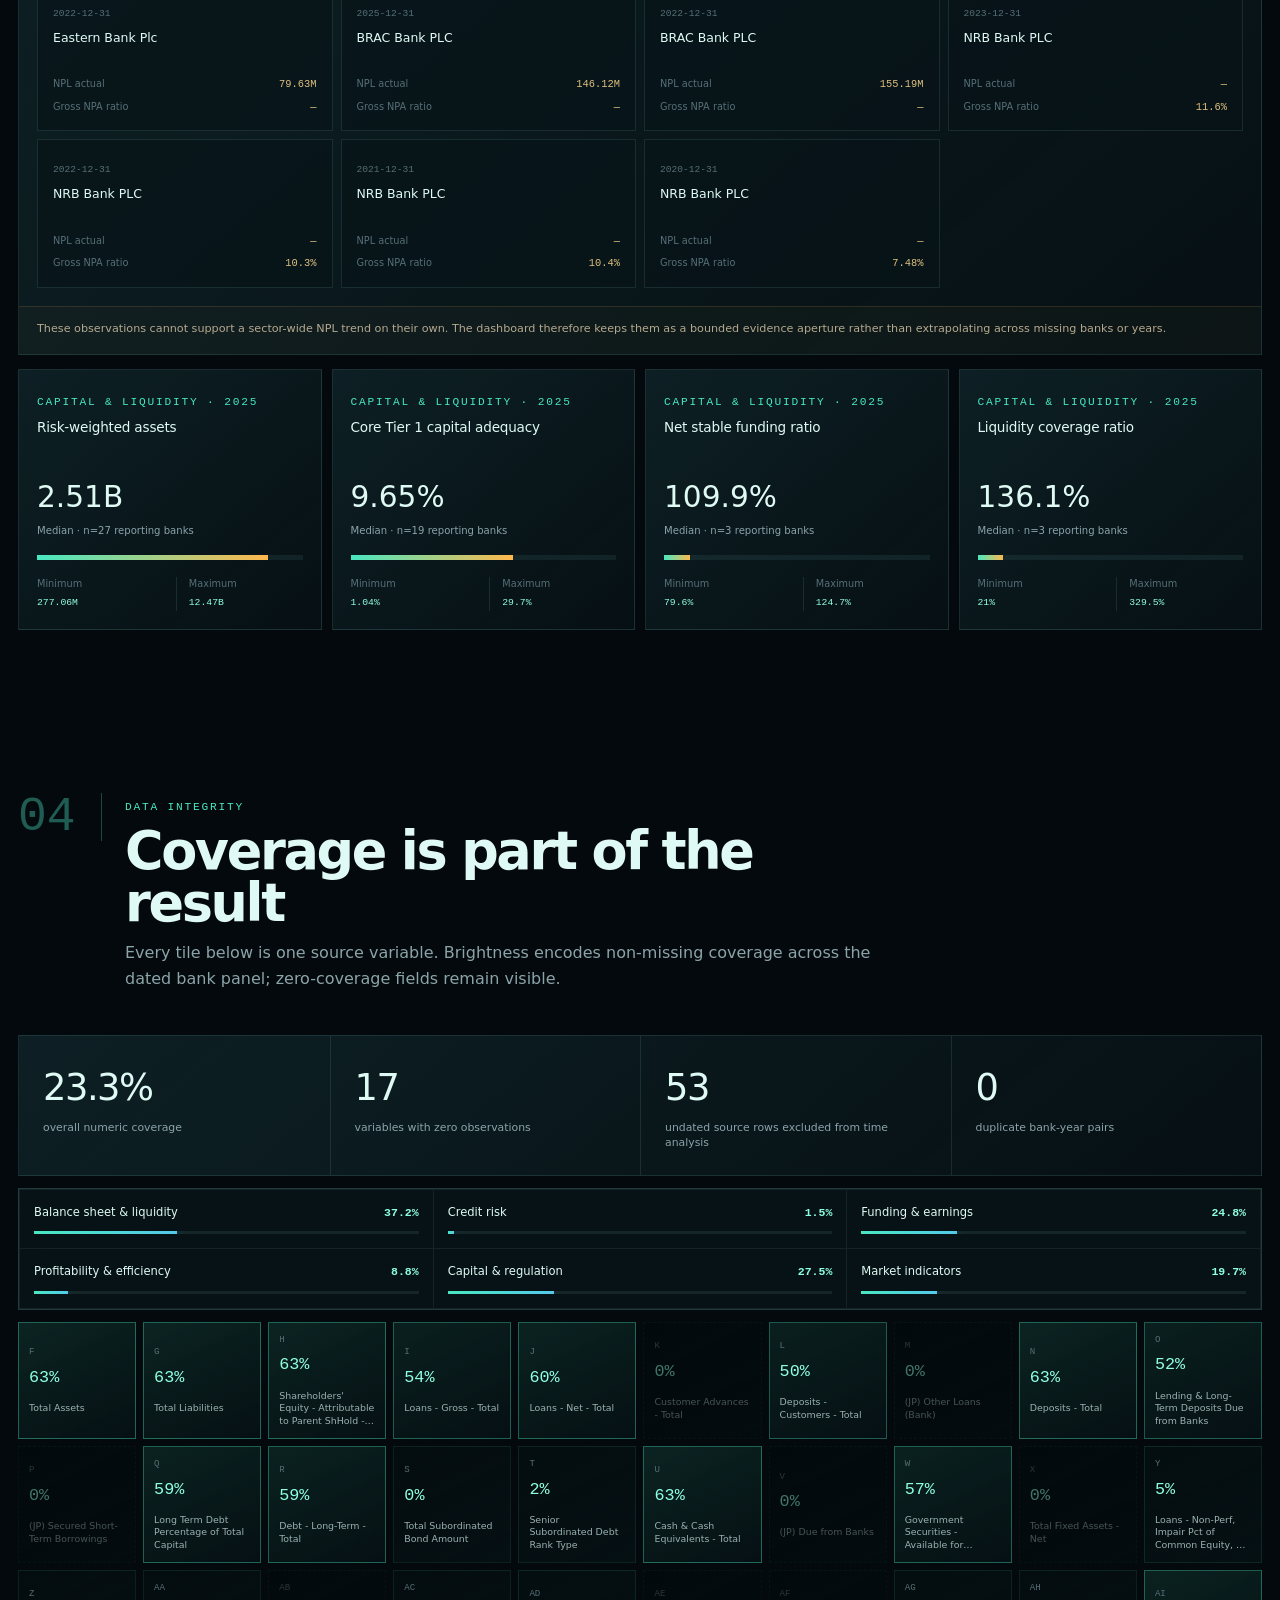
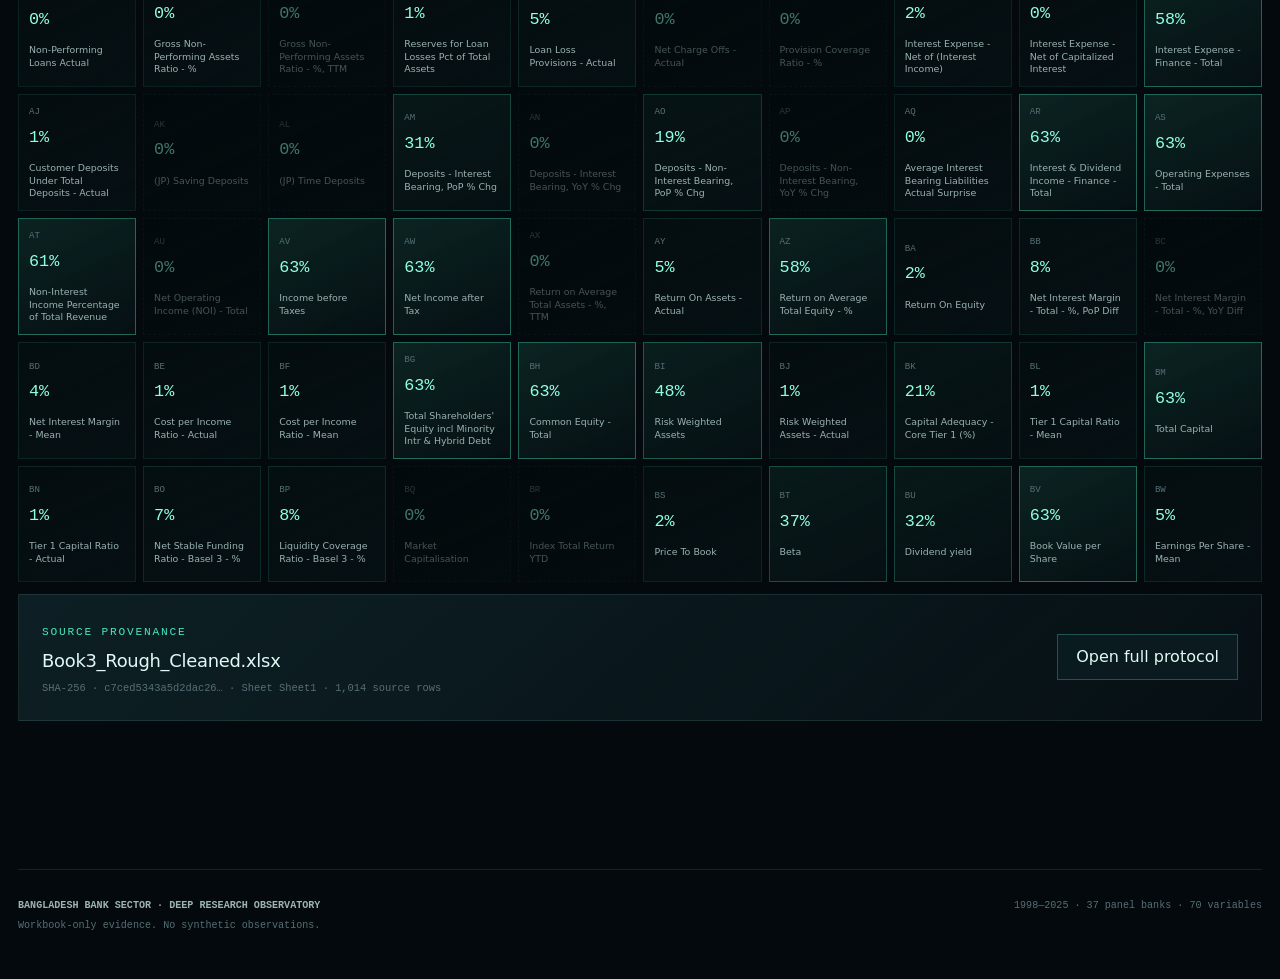
<file: bank-sector-3d-observatory/index.html>
<!doctype html>
<html lang="en">
  <head>
    <meta charset="UTF-8" />
    <meta name="viewport" content="width=device-width, initial-scale=1.0" />
    <meta
      name="description"
      content="An interactive, source-locked observatory of Bangladesh bank-sector data from the cleaned workbook."
    />
    <meta name="theme-color" content="#03090c" />
    <title>Bangladesh Bank Sector | Deep Research Observatory</title>
    <script type="module" crossorigin src="./assets/index-DizRMfo7.js"></script>
    <link rel="stylesheet" crossorigin href="./assets/index-CG39ZQDG.css">
  </head>
  <body>
    <div id="root"></div>
  </body>
</html>
</file>
<file: styles.css>
:root {
  --ink: #f4f0e6;
  --muted: #a8b9b2;
  --muted-2: #71847d;
  --bg: #07110f;
  --bg-deep: #030806;
  --panel: rgba(12, 28, 24, 0.82);
  --panel-strong: #0d211b;
  --line: rgba(224, 239, 231, 0.13);
  --line-strong: rgba(224, 239, 231, 0.24);
  --green: #4bd7a6;
  --green-deep: #178f69;
  --red: #f25268;
  --amber: #f1bd64;
  --blue: #64aef6;
  --shadow: 0 28px 80px rgba(0, 0, 0, 0.38);
  --radius: 22px;
  --max: 1240px;
}

* { box-sizing: border-box; }
html { scroll-behavior: smooth; }
body {
  margin: 0;
  color: var(--ink);
  background:
    radial-gradient(circle at 8% 4%, rgba(33, 127, 91, 0.18), transparent 30rem),
    radial-gradient(circle at 88% 18%, rgba(242, 82, 104, 0.08), transparent 26rem),
    linear-gradient(180deg, #07110f 0%, #07100e 42%, #030806 100%);
  font-family: "Segoe UI Variable", "Aptos", "Segoe UI", sans-serif;
  line-height: 1.55;
  overflow-x: hidden;
}

body::before {
  content: "";
  position: fixed;
  inset: 0;
  z-index: -3;
  background-image:
    linear-gradient(rgba(255,255,255,.018) 1px, transparent 1px),
    linear-gradient(90deg, rgba(255,255,255,.018) 1px, transparent 1px);
  background-size: 64px 64px;
  mask-image: linear-gradient(to bottom, black, transparent 85%);
}

button, a { font: inherit; }
button { color: inherit; }
a { color: inherit; }
img { max-width: 100%; }
em { color: var(--green); font-style: normal; }
sub { line-height: 0; }

.skip-link {
  position: fixed;
  left: 1rem;
  top: -4rem;
  z-index: 1000;
  padding: .7rem 1rem;
  color: #06100d;
  background: var(--green);
  border-radius: .6rem;
}
.skip-link:focus { top: 1rem; }

.scroll-progress {
  position: fixed;
  inset: 0 0 auto;
  height: 3px;
  z-index: 999;
  background: rgba(255,255,255,.04);
}
.scroll-progress span {
  display: block;
  width: 0;
  height: 100%;
  background: linear-gradient(90deg, var(--green), var(--amber), var(--red));
  box-shadow: 0 0 16px var(--green);
}

#ambientCanvas {
  position: fixed;
  inset: 0;
  width: 100%;
  height: 100%;
  z-index: -2;
  opacity: .48;
  pointer-events: none;
}

.noise {
  position: fixed;
  inset: 0;
  z-index: -1;
  opacity: .025;
  pointer-events: none;
  background-image: url("data:image/svg+xml,%3Csvg viewBox='0 0 180 180' xmlns='http://www.w3.org/2000/svg'%3E%3Cfilter id='n'%3E%3CfeTurbulence type='fractalNoise' baseFrequency='.88' numOctaves='3' stitchTiles='stitch'/%3E%3C/filter%3E%3Crect width='100%25' height='100%25' filter='url(%23n)' opacity='.75'/%3E%3C/svg%3E");
}

.site-header {
  position: sticky;
  top: 0;
  z-index: 100;
  display: grid;
  grid-template-columns: 1fr auto 1fr;
  align-items: center;
  width: min(calc(100% - 2rem), 1420px);
  margin: .75rem auto 0;
  padding: .8rem 1rem;
  border: 1px solid var(--line);
  border-radius: 16px;
  background: rgba(5, 14, 12, .76);
  box-shadow: 0 18px 48px rgba(0,0,0,.18);
  backdrop-filter: blur(18px);
}

.brand {
  display: inline-flex;
  align-items: center;
  gap: .75rem;
  width: max-content;
  text-decoration: none;
  font-size: .72rem;
  font-weight: 800;
  letter-spacing: .14em;
}
.brand-mark {
  display: inline-flex;
  align-items: flex-end;
  gap: 3px;
  width: 25px;
  height: 22px;
  padding: 4px;
  border: 1px solid var(--line-strong);
  border-radius: 6px;
}
.brand-mark i {
  display: block;
  width: 4px;
  border-radius: 4px;
  background: var(--green);
  animation: meter 1.8s ease-in-out infinite alternate;
}
.brand-mark i:nth-child(1) { height: 45%; }
.brand-mark i:nth-child(2) { height: 100%; animation-delay: -.6s; background: var(--amber); }
.brand-mark i:nth-child(3) { height: 68%; animation-delay: -1.1s; background: var(--red); }

nav { display: flex; gap: .2rem; }
nav a {
  padding: .55rem .68rem;
  border-radius: .65rem;
  color: var(--muted);
  font-size: .78rem;
  text-decoration: none;
  transition: .2s ease;
}
nav a:hover, nav a:focus-visible { color: var(--ink); background: rgba(255,255,255,.06); }
.doi-link {
  justify-self: end;
  color: var(--green);
  font-size: .78rem;
  text-decoration: none;
}

.section-shell {
  width: min(calc(100% - 2.4rem), var(--max));
  margin: 0 auto;
  padding: 8rem 0 1rem;
  scroll-margin-top: 5.5rem;
}

.hero {
  min-height: calc(100vh - 3rem);
  padding-top: 9rem;
  display: grid;
  grid-template-columns: 1.15fr .85fr;
  gap: 2rem 4rem;
  align-items: center;
}

.eyebrow, .section-index, .mini-label, .panel-kicker {
  margin: 0 0 1.1rem;
  color: var(--green);
  font-size: .7rem;
  font-weight: 800;
  letter-spacing: .17em;
  text-transform: uppercase;
}
.pulse-dot {
  display: inline-block;
  width: 7px;
  height: 7px;
  margin-right: .55rem;
  border-radius: 50%;
  background: var(--red);
  box-shadow: 0 0 0 0 rgba(242,82,104,.6);
  animation: pulse 2s infinite;
}
.hero h1 {
  max-width: 900px;
  margin: 0;
  font-family: Georgia, "Times New Roman", serif;
  font-size: clamp(3.25rem, 7vw, 7rem);
  font-weight: 400;
  letter-spacing: -.055em;
  line-height: .93;
}
.hero-deck {
  max-width: 720px;
  margin: 2rem 0 0;
  color: #c4d0cb;
  font-family: Georgia, "Times New Roman", serif;
  font-size: clamp(1.05rem, 1.45vw, 1.3rem);
  line-height: 1.6;
}
.hero-actions { display: flex; gap: .75rem; margin-top: 2rem; }
.button {
  display: inline-flex;
  align-items: center;
  justify-content: center;
  min-height: 46px;
  padding: .8rem 1.15rem;
  border: 1px solid transparent;
  border-radius: 12px;
  cursor: pointer;
  font-weight: 700;
  text-decoration: none;
  transition: transform .2s ease, background .2s ease, border-color .2s ease;
}
.button:hover { transform: translateY(-2px); }
.button-primary { color: #06110d; background: var(--green); box-shadow: 0 12px 30px rgba(75,215,166,.18); }
.button-quiet { color: var(--ink); border-color: var(--line-strong); background: rgba(255,255,255,.035); }
.citation-line { margin-top: 1rem; color: var(--muted-2); font-size: .78rem; }

.hero-instrument {
  position: relative;
  min-height: 570px;
  padding: 1.4rem;
  border: 1px solid var(--line);
  border-radius: 30px;
  background:
    radial-gradient(circle at 50% 45%, rgba(75,215,166,.15), transparent 35%),
    linear-gradient(155deg, rgba(15,39,32,.9), rgba(5,15,12,.9));
  box-shadow: var(--shadow);
  overflow: hidden;
}
.hero-instrument::after {
  content: "";
  position: absolute;
  width: 300px;
  height: 300px;
  right: -100px;
  bottom: -120px;
  border: 1px solid rgba(255,255,255,.08);
  border-radius: 50%;
  box-shadow: 0 0 70px rgba(242,82,104,.06);
}
.instrument-topline, .panel-kicker {
  display: flex;
  align-items: center;
  justify-content: space-between;
}
.instrument-topline {
  position: relative;
  z-index: 2;
  color: var(--muted);
  font-size: .65rem;
  font-weight: 800;
  letter-spacing: .15em;
}
.live-label { color: var(--green); }
.live-label i {
  display: inline-block;
  width: 5px;
  height: 5px;
  margin-right: .35rem;
  border-radius: 50%;
  background: var(--green);
  box-shadow: 0 0 10px var(--green);
}
.orbital {
  position: relative;
  width: min(86vw, 365px);
  aspect-ratio: 1;
  margin: 2.5rem auto 1.7rem;
}
.orbit {
  position: absolute;
  inset: 8%;
  border: 1px solid rgba(255,255,255,.13);
  border-radius: 50%;
}
.orbit::before {
  content: "";
  position: absolute;
  top: -5px;
  left: 50%;
  width: 10px;
  height: 10px;
  border-radius: 50%;
  background: var(--green);
  box-shadow: 0 0 18px var(--green);
}
.orbit-a { animation: orbit 12s linear infinite; }
.orbit-b { inset: 21%; border-style: dashed; animation: orbit 8s linear infinite reverse; }
.orbit-b::before { background: var(--red); box-shadow: 0 0 18px var(--red); }
.orbit-core {
  position: absolute;
  inset: 32%;
  display: grid;
  place-content: center;
  text-align: center;
  border: 1px solid rgba(75,215,166,.35);
  border-radius: 50%;
  background: rgba(7,17,15,.78);
  box-shadow: inset 0 0 42px rgba(75,215,166,.1), 0 0 60px rgba(75,215,166,.08);
}
.orbit-core strong, .orbit-core .metric-value {
  font-family: Georgia, "Times New Roman", serif;
  font-size: 3.7rem;
  line-height: .95;
}
.orbit-core small { margin-top: .45rem; color: var(--muted); font-size: .65rem; }
.orbit-label {
  position: absolute;
  padding: .4rem .6rem;
  border: 1px solid var(--line);
  border-radius: 99px;
  background: #0c1b17;
  font-size: .7rem;
}
.label-a { top: 6%; left: 5%; color: var(--red); }
.label-b { right: 3%; bottom: 9%; color: var(--green); }
.instrument-reading {
  display: grid;
  grid-template-columns: 1fr auto 1fr;
  gap: .7rem;
  align-items: center;
  font-size: .72rem;
  text-align: center;
}
.instrument-reading strong { color: var(--green); font-size: 1.3rem; }
.hero-instrument > p { margin: .9rem 1rem 0; color: var(--muted-2); font-size: .68rem; text-align: center; }

.evidence-strip {
  grid-column: 1 / -1;
  display: grid;
  grid-template-columns: repeat(4, 1fr);
  margin-top: 2rem;
  border-top: 1px solid var(--line);
  border-bottom: 1px solid var(--line);
}
.evidence-strip article {
  min-height: 130px;
  padding: 1.45rem;
  border-right: 1px solid var(--line);
}
.evidence-strip article:last-child { border-right: 0; }
.evidence-strip strong, .evidence-strip b {
  color: var(--ink);
  font-family: Georgia, "Times New Roman", serif;
  font-size: 2.2rem;
  font-weight: 400;
}
.evidence-strip span, .evidence-strip small { display: block; }
.evidence-strip span { margin-top: .2rem; font-size: .78rem; font-weight: 700; }
.evidence-strip small { color: var(--muted-2); font-size: .68rem; }

.section-heading {
  display: grid;
  grid-template-columns: 1.25fr .75fr;
  gap: 3rem;
  align-items: end;
  margin-bottom: 3rem;
}
.section-heading h2, .source-card h2 {
  margin: 0;
  max-width: 850px;
  font-family: Georgia, "Times New Roman", serif;
  font-size: clamp(2.2rem, 4vw, 4.4rem);
  font-weight: 400;
  letter-spacing: -.035em;
  line-height: 1.02;
}
.section-heading > p {
  margin: 0;
  color: var(--muted);
  font-size: .94rem;
}

.signal-layout {
  display: grid;
  grid-template-columns: 1.65fr .75fr;
  gap: 1.2rem;
}
.figure-panel, .chart-panel, .model-inspector, .lens-notes, .flow-detail, .expectation-panel, .evidence-lab, .source-card {
  border: 1px solid var(--line);
  border-radius: var(--radius);
  background: var(--panel);
  box-shadow: var(--shadow);
  backdrop-filter: blur(12px);
}
.figure-panel { padding: 1rem; }
.panel-kicker {
  min-height: 30px;
  margin: 0 0 .9rem;
  color: var(--muted-2);
  font-size: .66rem;
}
.icon-button {
  display: grid;
  width: 34px;
  height: 34px;
  place-items: center;
  border: 1px solid var(--line);
  border-radius: 9px;
  background: rgba(255,255,255,.03);
  cursor: pointer;
}
.icon-button:hover { border-color: var(--green); color: var(--green); }
.published-figure {
  position: relative;
  overflow: hidden;
  border-radius: 14px;
  background: white;
}
.published-figure img { display: block; width: 100%; }
.figure-dimmer {
  position: absolute;
  top: 0;
  bottom: 0;
  width: 0;
  background: rgba(2,8,6,.66);
  backdrop-filter: grayscale(1);
  pointer-events: none;
  transition: width .65s cubic-bezier(.2,.8,.2,1);
}
.dimmer-left { left: 0; }
.dimmer-right { right: 0; }
.focus-band {
  position: absolute;
  top: 2%;
  bottom: 10%;
  left: 7.5%;
  width: 68.2%;
  border-inline: 1px solid rgba(75,215,166,.8);
  background: linear-gradient(90deg, rgba(75,215,166,.02), rgba(75,215,166,.09), rgba(75,215,166,.02));
  box-shadow: inset 10px 0 18px -16px var(--green), inset -10px 0 18px -16px var(--green);
  pointer-events: none;
  transition: left .65s cubic-bezier(.2,.8,.2,1), width .65s cubic-bezier(.2,.8,.2,1);
}
.focus-band span {
  position: absolute;
  inset: 0 auto 0 0;
  width: 1px;
  background: rgba(255,255,255,.85);
  box-shadow: 0 0 12px var(--green);
  animation: scanner 4.5s linear infinite;
}
.lens-controls { display: flex; flex-wrap: wrap; gap: .45rem; margin-top: .9rem; }
.lens-button {
  padding: .48rem .7rem;
  border: 1px solid var(--line);
  border-radius: 99px;
  color: var(--muted);
  background: transparent;
  cursor: pointer;
  font-size: .7rem;
}
.lens-button.active { color: #07110f; border-color: var(--green); background: var(--green); }
.figure-caption { margin: .85rem .2rem .1rem; color: var(--muted-2); font-size: .68rem; }

.lens-notes { display: flex; flex-direction: column; padding: 1.6rem; }
.lens-notes h3, .flow-detail h3, .expectation-panel h3, .lens-card h3, .policy-step h3, .policy-matrix h3 {
  margin: 0;
  font-family: Georgia, "Times New Roman", serif;
  font-size: 1.55rem;
  font-weight: 400;
  line-height: 1.2;
}
.lens-notes > p:not(.mini-label) { color: var(--muted); font-size: .85rem; }
.range-card { margin: 1rem 0; padding: 1rem; border: 1px solid var(--line); border-radius: 14px; background: rgba(0,0,0,.12); }
.range-card > span { color: var(--muted-2); font-size: .65rem; text-transform: uppercase; letter-spacing: .12em; }
.range-card > div { display: flex; justify-content: space-between; gap: .5rem; margin-top: .75rem; font-size: .76rem; }
.range-card p { margin: 0; color: var(--muted); }
.range-card strong { font-size: .75rem; }
.key { display: inline-block; width: 8px; height: 8px; margin-right: .4rem; border-radius: 50%; }
.key-blue { background: var(--blue); }
.key-red { background: var(--red); }
blockquote {
  margin: auto 0 0;
  padding: 1rem 0 0;
  border-top: 1px solid var(--line);
  color: #d6dfdb;
  font-family: Georgia, "Times New Roman", serif;
  font-size: .98rem;
}
blockquote cite { display: block; margin-top: .5rem; color: var(--muted-2); font-family: inherit; font-size: .65rem; }

.transmission-stage {
  display: grid;
  grid-template-columns: 1.5fr .5fr;
  min-height: 620px;
  border: 1px solid var(--line);
  border-radius: 28px;
  background: linear-gradient(150deg, rgba(11,31,25,.9), rgba(4,12,9,.9));
  box-shadow: var(--shadow);
  overflow: hidden;
}
.flow-canvas { position: relative; min-height: 620px; overflow: hidden; }
.flow-canvas::after {
  content: "";
  position: absolute;
  inset: 0;
  background: radial-gradient(circle at 50% 42%, rgba(75,215,166,.11), transparent 30%);
  pointer-events: none;
}
.flow-lines { position: absolute; inset: 0; width: 100%; height: 100%; }
.flow-path {
  fill: none;
  stroke: rgba(75,215,166,.33);
  stroke-width: 1.3;
  stroke-dasharray: 7 8;
  animation: dash 13s linear infinite;
}
.flow-path.primary { stroke: url(#flowGradient); stroke-width: 2; filter: url(#glow); }
.flow-node {
  position: absolute;
  z-index: 2;
  display: flex;
  flex-direction: column;
  justify-content: center;
  min-width: 170px;
  min-height: 86px;
  padding: .85rem 1rem;
  border: 1px solid var(--line-strong);
  border-radius: 15px;
  color: var(--ink);
  background: rgba(7,17,15,.92);
  box-shadow: 0 16px 34px rgba(0,0,0,.24);
  cursor: pointer;
  transition: transform .25s ease, border-color .25s ease, background .25s ease;
}
.flow-node:hover, .flow-node.active { transform: translateY(-4px); border-color: var(--green); background: #102a22; }
.flow-node small { color: var(--muted-2); font-size: .57rem; letter-spacing: .13em; }
.flow-node strong { margin: .25rem 0; font-family: Georgia, "Times New Roman", serif; font-size: 1.35rem; font-weight: 400; }
.flow-node span { color: var(--muted); font-size: .68rem; }
.flow-node.shock { top: 40px; left: 50%; transform: translateX(-50%); border-color: rgba(242,82,104,.55); }
.flow-node.shock:hover, .flow-node.shock.active { transform: translateX(-50%) translateY(-4px); border-color: var(--red); }
.flow-node.outcome { top: 230px; left: 50%; width: 280px; transform: translateX(-50%); text-align: center; border-color: rgba(75,215,166,.55); }
.flow-node.outcome:hover, .flow-node.outcome.active { transform: translateX(-50%) translateY(-4px); }
.conditioner { bottom: 35px; min-width: 145px; min-height: 76px; text-align: left; }
.conditioner.c1 { left: 3%; }
.conditioner.c2 { left: 28%; }
.conditioner.c3 { right: 28%; }
.conditioner.c4 { right: 3%; }
.flow-detail {
  z-index: 3;
  align-self: stretch;
  margin: .75rem;
  padding: 1.4rem;
  background: rgba(10,26,21,.9);
}
.flow-detail > p:not(.mini-label):not(.flow-source) { color: var(--muted); font-size: .84rem; }
.mechanism-tags { display: flex; flex-wrap: wrap; gap: .4rem; margin: 1rem 0; }
.mechanism-tags span { padding: .35rem .5rem; border: 1px solid var(--line); border-radius: 99px; color: #bed0c8; font-size: .63rem; }
.flow-source { padding-top: .9rem; border-top: 1px solid var(--line); color: var(--muted-2); font-size: .66rem; }
.mechanism-grid {
  display: grid;
  grid-template-columns: repeat(4, 1fr);
  gap: 1px;
  margin-top: 1rem;
  border: 1px solid var(--line);
  border-radius: 20px;
  background: var(--line);
  overflow: hidden;
}
.mechanism-grid article { min-height: 190px; padding: 1.3rem; background: #091612; }
.mechanism-grid article > span { color: var(--red); font-size: .65rem; font-weight: 800; }
.mechanism-grid h3 { margin: 2rem 0 .5rem; font-family: Georgia, "Times New Roman", serif; font-size: 1.2rem; font-weight: 400; }
.mechanism-grid p { margin: 0; color: var(--muted); font-size: .75rem; }

.estimate-layout { display: grid; grid-template-columns: 1.45fr .55fr; gap: 1.2rem; }
.chart-panel { padding: 1rem 1rem .7rem; }
.unit-label { color: var(--muted-2); }
.coefficient-chart { min-height: 390px; }
.coefficient-chart svg { display: block; width: 100%; height: auto; overflow: visible; }
.coefficient-chart text { fill: var(--muted); font-family: "Segoe UI Variable", sans-serif; font-size: 11px; }
.coefficient-chart .axis-line, .coefficient-chart .grid-line { stroke: var(--line); stroke-width: 1; }
.coefficient-chart .zero-line { stroke: rgba(242,82,104,.38); stroke-width: 1.5; }
.coefficient-chart .ci-line { stroke: #82938c; stroke-width: 2; }
.coefficient-chart .ci-cap { stroke: #82938c; stroke-width: 1.5; }
.coefficient-chart .dot { fill: var(--green); stroke: #06110d; stroke-width: 4; filter: drop-shadow(0 0 7px rgba(75,215,166,.35)); transition: .25s ease; }
.coefficient-chart .chart-row { cursor: pointer; }
.coefficient-chart .chart-row.active .dot { fill: var(--amber); r: 8; }
.coefficient-chart .chart-row.active .ci-line, .coefficient-chart .chart-row.active .ci-cap { stroke: var(--amber); }
.coefficient-chart .value-label { fill: var(--ink); font-weight: 700; }
.model-inspector { padding: 1.4rem; }
.model-number { display: flex; align-items: flex-start; justify-content: space-between; gap: .75rem; padding-bottom: 1rem; border-bottom: 1px solid var(--line); }
.model-number span { color: var(--muted); font-size: .85rem; }
.model-number strong { color: var(--green); font-family: Georgia, "Times New Roman", serif; font-size: 2.4rem; font-weight: 400; line-height: 1; }
.model-number sup, .lens-value sup { color: var(--amber); font-family: "Segoe UI Variable", sans-serif; font-size: .62rem; }
.model-stat-row { display: grid; grid-template-columns: repeat(3,1fr); gap: .4rem; margin: 1rem 0; }
.model-stat-row div { padding: .7rem .45rem; border: 1px solid var(--line); border-radius: 10px; }
.model-stat-row span, .model-stat-row strong { display: block; }
.model-stat-row span { color: var(--muted-2); font-size: .56rem; text-transform: uppercase; }
.model-stat-row strong { margin-top: .2rem; font-size: .72rem; }
.control-stack { display: flex; flex-wrap: wrap; gap: .35rem; }
.control-stack span { padding: .35rem .5rem; border: 1px solid var(--line); border-radius: 7px; color: var(--muted); font-size: .62rem; }
.control-stack span.primary { color: var(--green); border-color: rgba(75,215,166,.35); }
.model-reading { margin-top: 1.2rem; padding: 1rem; border-left: 2px solid var(--green); color: #cbd7d2; background: rgba(75,215,166,.04); font-family: Georgia, "Times New Roman", serif; font-size: .9rem; }
.model-selector { display: grid; grid-template-columns: repeat(5,1fr); gap: .6rem; margin-top: .8rem; }
.model-button {
  display: grid;
  grid-template-columns: auto 1fr;
  gap: .05rem .7rem;
  padding: .9rem;
  border: 1px solid var(--line);
  border-radius: 13px;
  color: var(--ink);
  background: rgba(9,22,18,.75);
  text-align: left;
  cursor: pointer;
  transition: .2s ease;
}
.model-button:hover, .model-button.active { border-color: var(--green); background: rgba(20,54,43,.8); transform: translateY(-2px); }
.model-button b { grid-row: 1 / 3; color: var(--green); font-size: .65rem; }
.model-button span { font-size: .75rem; font-weight: 700; }
.model-button small { color: var(--muted-2); font-size: .6rem; }

.expectation-panel { display: grid; grid-template-columns: .55fr 1.45fr; gap: 2rem; margin-top: 1.2rem; padding: 1.5rem; }
.expectation-table { border: 1px solid var(--line); border-radius: 14px; overflow: hidden; }
.expectation-row { display: grid; grid-template-columns: .85fr .4fr .6fr 1.6fr; gap: .4rem; padding: .75rem; border-bottom: 1px solid var(--line); font-size: .72rem; }
.expectation-row:last-child { border-bottom: 0; }
.expectation-row.header { color: var(--muted-2); background: rgba(255,255,255,.025); font-size: .6rem; text-transform: uppercase; }
.sign-positive { color: var(--red); }
.sign-negative { color: var(--green); }

.evidence-lab { padding: .8rem; }
.lab-tabs { display: flex; gap: .3rem; padding: .35rem; border: 1px solid var(--line); border-radius: 13px; background: rgba(0,0,0,.12); }
.lab-tabs button {
  flex: 1;
  padding: .7rem;
  border: 0;
  border-radius: 9px;
  color: var(--muted);
  background: transparent;
  cursor: pointer;
  font-size: .73rem;
  font-weight: 700;
}
.lab-tabs button[aria-selected="true"] { color: #07110f; background: var(--green); }
.lab-display { min-height: 520px; padding: 1.4rem .6rem .5rem; outline: none; }
.lab-header { display: grid; grid-template-columns: .75fr 1.25fr; gap: 2rem; margin-bottom: 1.2rem; }
.lab-header h3 { margin: 0; font-family: Georgia, "Times New Roman", serif; font-size: 2rem; font-weight: 400; line-height: 1.1; }
.lab-header p { margin: 0; color: var(--muted); font-size: .82rem; }
.lab-grid { display: grid; grid-template-columns: repeat(3,1fr); gap: .7rem; }
.lab-card { min-height: 170px; padding: 1rem; border: 1px solid var(--line); border-radius: 14px; background: rgba(4,13,10,.38); }
.lab-card.span-2 { grid-column: span 2; }
.lab-card.span-3 { grid-column: span 3; }
.lab-card .lab-stat { display: block; margin: .6rem 0; color: var(--green); font-family: Georgia, "Times New Roman", serif; font-size: 2.3rem; font-weight: 400; line-height: 1; }
.lab-card h4 { margin: 0; font-size: .76rem; }
.lab-card p { color: var(--muted); font-size: .7rem; }
.micro-bars { display: grid; gap: .55rem; margin-top: .8rem; }
.micro-row { display: grid; grid-template-columns: 84px 1fr 60px; gap: .6rem; align-items: center; font-size: .65rem; }
.micro-track { position: relative; height: 7px; border-radius: 99px; background: rgba(255,255,255,.06); overflow: hidden; }
.micro-track i { display: block; width: var(--w); height: 100%; border-radius: inherit; background: linear-gradient(90deg, var(--green-deep), var(--green)); transform-origin: left; animation: barIn .8s both; }
.micro-row em { color: var(--ink); font-style: normal; text-align: right; }
.sig-matrix { display: grid; grid-template-columns: 150px repeat(5,1fr); gap: 2px; margin-top: 1rem; border-radius: 10px; overflow: hidden; }
.sig-matrix > span { display: grid; min-height: 42px; place-items: center; padding: .35rem; background: rgba(255,255,255,.035); color: var(--muted); font-size: .61rem; text-align: center; }
.sig-matrix > span.row-label { place-items: center start; padding-left: .7rem; color: var(--ink); }
.sig-matrix > span.sig-3 { color: #06110d; background: var(--green); font-weight: 800; }
.sig-matrix > span.sig-2 { color: #06110d; background: rgba(75,215,166,.72); font-weight: 800; }
.sig-matrix > span.sig-1 { color: var(--ink); background: rgba(241,189,100,.34); font-weight: 800; }
.sig-matrix > span.sig-0 { color: var(--muted-2); }
.range-viz { position: relative; height: 78px; margin: 1rem .4rem 0; }
.range-viz::before { content: ""; position: absolute; left: 0; right: 0; top: 37px; height: 2px; background: var(--line-strong); }
.range-viz .range-fill { position: absolute; top: 31px; left: 28%; width: 54%; height: 14px; border-radius: 99px; background: linear-gradient(90deg,var(--green-deep),var(--green)); box-shadow: 0 0 20px rgba(75,215,166,.2); }
.range-viz .range-point { position: absolute; top: 25px; left: var(--x); width: 2px; height: 26px; background: var(--amber); }
.range-viz label { position: absolute; top: 56px; left: var(--x); transform: translateX(-50%); color: var(--muted); font-size: .58rem; white-space: nowrap; }
.table-wrap { overflow-x: auto; border: 1px solid var(--line); border-radius: 12px; }
.data-table { width: 100%; border-collapse: collapse; min-width: 660px; font-size: .66rem; }
.data-table th, .data-table td { padding: .65rem .7rem; border-bottom: 1px solid var(--line); text-align: right; }
.data-table th:first-child, .data-table td:first-child { text-align: left; }
.data-table th { color: var(--muted-2); background: rgba(255,255,255,.025); font-weight: 600; }
.data-table td { color: #c5d1cc; }
.data-table tr:last-child td { border-bottom: 0; }
.status-chip { display: inline-block; padding: .25rem .4rem; border-radius: 99px; color: #06110d; background: var(--green); font-size: .58rem; font-weight: 800; }
.status-chip.caution { color: var(--ink); background: rgba(241,189,100,.35); }

.two-lenses {
  display: grid;
  grid-template-columns: 1fr 100px 1fr;
  align-items: stretch;
  margin-top: 1.2rem;
}
.lens-card { min-height: 270px; padding: 1.6rem; border: 1px solid var(--line); background: rgba(9,23,19,.78); }
.lens-card.correlation { border-radius: 20px 0 0 20px; }
.lens-card.dynamic { border-radius: 0 20px 20px 0; }
.lens-card p:not(.mini-label) { max-width: 460px; color: var(--muted); font-size: .8rem; }
.lens-value { margin: 1.2rem 0 .7rem; color: var(--ink); font-family: Georgia, "Times New Roman", serif; font-size: 3.3rem; }
.correlation .lens-value { color: var(--red); }
.dynamic .lens-value { color: var(--green); }
.lens-bridge {
  display: grid;
  place-content: center;
  place-items: center;
  border-block: 1px solid var(--line);
  background: rgba(5,15,12,.92);
}
.lens-bridge span { display: grid; width: 48px; height: 48px; place-items: center; border: 1px solid var(--line-strong); border-radius: 50%; font-family: Georgia, serif; font-size: 1.5rem; }
.lens-bridge i { width: 1px; height: 65px; background: linear-gradient(transparent,var(--line-strong),transparent); }
.lens-bridge small { color: var(--muted-2); font-size: .55rem; writing-mode: vertical-rl; text-transform: uppercase; letter-spacing: .12em; }

.policy-clock {
  position: relative;
  display: grid;
  grid-template-columns: repeat(3,1fr);
  gap: 1rem;
  padding-top: 45px;
}
.clock-rail {
  position: absolute;
  top: 15px;
  left: 16%;
  right: 16%;
  height: 2px;
  background: var(--line);
}
.clock-rail::after {
  content: "";
  position: absolute;
  left: 0;
  top: 0;
  width: 100%;
  height: 100%;
  background: linear-gradient(90deg,var(--red),var(--amber),var(--green));
  transform-origin: left;
  animation: rail 6s ease-in-out infinite;
}
.clock-rail i { position: absolute; top: -5px; z-index: 2; width: 12px; height: 12px; border-radius: 50%; background: var(--bg); border: 2px solid var(--green); }
.clock-rail i:nth-child(1) { left: 0; border-color: var(--red); }
.clock-rail i:nth-child(2) { left: 50%; }
.clock-rail i:nth-child(3) { right: 0; }
.policy-step { min-height: 285px; padding: 1.4rem; border: 1px solid var(--line); border-radius: 18px; background: rgba(9,23,19,.78); transition: .25s ease; }
.policy-step:hover { border-color: var(--green); transform: translateY(-5px); }
.policy-time { display: inline-block; margin-bottom: 3rem; color: var(--green); font-size: .65rem; font-weight: 800; letter-spacing: .12em; }
.policy-step p { color: var(--muted); font-size: .78rem; }
.policy-step small { display: block; margin-top: 1rem; padding-top: .8rem; border-top: 1px solid var(--line); color: var(--muted-2); font-size: .62rem; text-transform: uppercase; }
.policy-matrix { display: grid; grid-template-columns: repeat(3,1fr); gap: 1px; margin-top: 1rem; border: 1px solid var(--line); border-radius: 20px; background: var(--line); overflow: hidden; }
.policy-matrix article { padding: 1.4rem; background: #091612; }
.policy-matrix h3 { font-size: 1.2rem; }
.policy-matrix ul { margin: 1rem 0 0; padding-left: 1rem; color: var(--muted); font-size: .73rem; }
.policy-matrix li + li { margin-top: .4rem; }
.policy-matrix li::marker { color: var(--green); }

.source-section { padding-bottom: 8rem; }
.source-card { display: grid; grid-template-columns: 1fr .8fr; gap: 4rem; padding: 2rem; background: linear-gradient(145deg, rgba(16,43,35,.88), rgba(6,17,13,.9)); }
.source-card > div:first-child > p:last-child { max-width: 650px; color: var(--muted); }
.source-meta p { margin: 0; padding: .75rem 0; border-bottom: 1px solid var(--line); }
.source-meta span, .source-meta strong { display: block; }
.source-meta span { color: var(--muted-2); font-size: .6rem; text-transform: uppercase; letter-spacing: .1em; }
.source-meta strong { margin-top: .2rem; font-size: .74rem; font-weight: 600; }
.source-meta .button { margin-top: 1rem; }

footer {
  display: flex;
  justify-content: space-between;
  gap: 1rem;
  width: min(calc(100% - 2.4rem), var(--max));
  margin: 0 auto;
  padding: 1.4rem 0 2.5rem;
  border-top: 1px solid var(--line);
  color: var(--muted-2);
  font-size: .68rem;
}

.modal {
  width: min(960px, calc(100% - 2rem));
  max-height: calc(100vh - 2rem);
  padding: 1.4rem;
  border: 1px solid var(--line-strong);
  border-radius: 22px;
  color: var(--ink);
  background: #0b1d18;
  box-shadow: 0 40px 120px rgba(0,0,0,.75);
}
.modal::backdrop { background: rgba(1,6,4,.78); backdrop-filter: blur(10px); }
.modal h2 { margin: 0 0 1.2rem; font-family: Georgia, serif; font-weight: 400; }
.modal img { display: block; width: 100%; border-radius: 12px; background: white; }
.modal > p:last-child { color: var(--muted); font-size: .75rem; }
.dialog-close {
  position: absolute;
  top: 1rem;
  right: 1rem;
  display: grid;
  width: 38px;
  height: 38px;
  place-items: center;
  border: 1px solid var(--line);
  border-radius: 50%;
  color: var(--ink);
  background: rgba(255,255,255,.04);
  cursor: pointer;
}
.methods-modal { max-width: 760px; }
.methods-grid { display: grid; grid-template-columns: repeat(2,1fr); gap: .7rem; }
.methods-grid p { margin: 0; padding: 1rem; border: 1px solid var(--line); border-radius: 12px; }
.methods-grid span, .methods-grid strong, .methods-grid small { display: block; }
.methods-grid span { color: var(--muted-2); font-size: .6rem; text-transform: uppercase; }
.methods-grid strong { margin: .4rem 0; color: var(--green); font-family: Georgia, serif; font-size: 1.7rem; font-weight: 400; }
.methods-grid small { color: var(--muted); }
.modal-note { padding: 1rem; border-left: 2px solid var(--green); background: rgba(75,215,166,.04); }

.reveal {
  opacity: 0;
  transform: translateY(24px);
  transition: opacity .7s ease, transform .7s ease;
}
.reveal.visible { opacity: 1; transform: none; }

@keyframes pulse {
  0% { box-shadow: 0 0 0 0 rgba(242,82,104,.55); }
  70% { box-shadow: 0 0 0 10px rgba(242,82,104,0); }
  100% { box-shadow: 0 0 0 0 rgba(242,82,104,0); }
}
@keyframes meter { to { height: 25%; } }
@keyframes orbit { to { transform: rotate(360deg); } }
@keyframes scanner { from { left: 0; } to { left: 100%; } }
@keyframes dash { to { stroke-dashoffset: -120; } }
@keyframes barIn { from { transform: scaleX(0); } }
@keyframes rail { 0%,15% { transform: scaleX(.04); } 72%,100% { transform: scaleX(1); } }

@media (max-width: 1050px) {
  .site-header { grid-template-columns: 1fr auto; }
  .site-header nav { display: none; }
  .hero { grid-template-columns: 1fr; }
  .hero-copy { padding-top: 1rem; }
  .hero-instrument { min-height: 520px; }
  .signal-layout, .transmission-stage, .estimate-layout { grid-template-columns: 1fr; }
  .flow-detail { min-height: 260px; }
  .expectation-panel { grid-template-columns: 1fr; }
}

@media (max-width: 760px) {
  .site-header { width: calc(100% - 1rem); margin-top: .4rem; }
  .doi-link { display: none; }
  .section-shell { width: min(calc(100% - 1.2rem), var(--max)); padding-top: 5.5rem; }
  .hero { padding-top: 7rem; }
  .hero h1 { font-size: clamp(3.1rem, 15vw, 5rem); }
  .hero-actions { flex-direction: column; align-items: stretch; }
  .evidence-strip { grid-template-columns: repeat(2,1fr); }
  .evidence-strip article:nth-child(2) { border-right: 0; }
  .evidence-strip article:nth-child(-n+2) { border-bottom: 1px solid var(--line); }
  .section-heading { grid-template-columns: 1fr; gap: 1.2rem; }
  .flow-canvas { min-height: 720px; }
  .flow-node { min-width: 138px; }
  .flow-node.outcome { top: 225px; width: 230px; }
  .conditioner { bottom: auto; min-width: calc(50% - 2rem); }
  .conditioner.c1 { top: 430px; left: 1rem; }
  .conditioner.c2 { top: 430px; left: auto; right: 1rem; }
  .conditioner.c3 { top: 545px; left: 1rem; right: auto; }
  .conditioner.c4 { top: 545px; right: 1rem; }
  .flow-lines { opacity: .4; }
  .mechanism-grid { grid-template-columns: repeat(2,1fr); }
  .model-selector { grid-template-columns: 1fr 1fr; }
  .model-button:last-child { grid-column: 1 / -1; }
  .expectation-row { grid-template-columns: 1fr .4fr .55fr; }
  .expectation-row > :last-child { grid-column: 1 / -1; color: var(--muted-2); }
  .expectation-row.header > :last-child { display: none; }
  .lab-tabs { overflow-x: auto; }
  .lab-tabs button { min-width: 100px; }
  .lab-header { grid-template-columns: 1fr; }
  .lab-grid { grid-template-columns: 1fr; }
  .lab-card.span-2, .lab-card.span-3 { grid-column: auto; }
  .sig-matrix { grid-template-columns: 110px repeat(5,70px); overflow-x: auto; }
  .two-lenses { grid-template-columns: 1fr; }
  .lens-card.correlation { border-radius: 18px 18px 0 0; }
  .lens-card.dynamic { border-radius: 0 0 18px 18px; }
  .lens-bridge { min-height: 80px; border: 1px solid var(--line); }
  .lens-bridge i, .lens-bridge small { display: none; }
  .policy-clock, .policy-matrix { grid-template-columns: 1fr; }
  .clock-rail { display: none; }
  .source-card { grid-template-columns: 1fr; gap: 2rem; }
  footer { flex-direction: column; }
}

@media (prefers-reduced-motion: reduce) {
  html { scroll-behavior: auto; }
  *, *::before, *::after { animation-duration: .01ms !important; animation-iteration-count: 1 !important; transition-duration: .01ms !important; }
  .reveal { opacity: 1; transform: none; }
  #ambientCanvas { display: none; }
}
</file>
<file: bank-sector-3d-observatory/assets/index-CG39ZQDG.css>
/*! tailwindcss v4.2.1 | MIT License | https://tailwindcss.com */
@layer theme{:root,:host{--font-sans:ui-sans-serif, system-ui, sans-serif, "Apple Color Emoji", "Segoe UI Emoji", "Segoe UI Symbol", "Noto Color Emoji";--font-mono:ui-monospace, SFMono-Regular, Menlo, Monaco, Consolas, "Liberation Mono", "Courier New", monospace;--spacing:.25rem;--default-font-family:var(--font-sans);--default-mono-font-family:var(--font-mono)}}@layer base{*,:after,:before{box-sizing:border-box;border:0 solid;margin:0;padding:0}::backdrop{box-sizing:border-box;border:0 solid;margin:0;padding:0}::file-selector-button{box-sizing:border-box;border:0 solid;margin:0;padding:0}html,:host{-webkit-text-size-adjust:100%;tab-size:4;line-height:1.5;font-family:var(--default-font-family,ui-sans-serif, system-ui, sans-serif, "Apple Color Emoji", "Segoe UI Emoji", "Segoe UI Symbol", "Noto Color Emoji");font-feature-settings:var(--default-font-feature-settings,normal);font-variation-settings:var(--default-font-variation-settings,normal);-webkit-tap-highlight-color:transparent}hr{height:0;color:inherit;border-top-width:1px}abbr:where([title]){-webkit-text-decoration:underline dotted;text-decoration:underline dotted}h1,h2,h3,h4,h5,h6{font-size:inherit;font-weight:inherit}a{color:inherit;-webkit-text-decoration:inherit;-webkit-text-decoration:inherit;-webkit-text-decoration:inherit;-webkit-text-decoration:inherit;text-decoration:inherit}b,strong{font-weight:bolder}code,kbd,samp,pre{font-family:var(--default-mono-font-family,ui-monospace, SFMono-Regular, Menlo, Monaco, Consolas, "Liberation Mono", "Courier New", monospace);font-feature-settings:var(--default-mono-font-feature-settings,normal);font-variation-settings:var(--default-mono-font-variation-settings,normal);font-size:1em}small{font-size:80%}sub,sup{vertical-align:baseline;font-size:75%;line-height:0;position:relative}sub{bottom:-.25em}sup{top:-.5em}table{text-indent:0;border-color:inherit;border-collapse:collapse}:-moz-focusring{outline:auto}progress{vertical-align:baseline}summary{display:list-item}ol,ul,menu{list-style:none}img,svg,video,canvas,audio,iframe,embed,object{vertical-align:middle;display:block}img,video{max-width:100%;height:auto}button,input,select,optgroup,textarea{font:inherit;font-feature-settings:inherit;font-variation-settings:inherit;letter-spacing:inherit;color:inherit;opacity:1;background-color:#0000;border-radius:0}::file-selector-button{font:inherit;font-feature-settings:inherit;font-variation-settings:inherit;letter-spacing:inherit;color:inherit;opacity:1;background-color:#0000;border-radius:0}:where(select:is([multiple],[size])) optgroup{font-weight:bolder}:where(select:is([multiple],[size])) optgroup option{padding-inline-start:20px}::file-selector-button{margin-inline-end:4px}::placeholder{opacity:1}@supports (not ((-webkit-appearance:-apple-pay-button))) or (contain-intrinsic-size:1px){::placeholder{color:currentColor}@supports (color:color-mix(in lab, red, red)){::placeholder{color:color-mix(in oklab, currentcolor 50%, transparent)}}}textarea{resize:vertical}::-webkit-search-decoration{-webkit-appearance:none}::-webkit-date-and-time-value{min-height:1lh;text-align:inherit}::-webkit-datetime-edit{display:inline-flex}::-webkit-datetime-edit-fields-wrapper{padding:0}::-webkit-datetime-edit{padding-block:0}::-webkit-datetime-edit-year-field{padding-block:0}::-webkit-datetime-edit-month-field{padding-block:0}::-webkit-datetime-edit-day-field{padding-block:0}::-webkit-datetime-edit-hour-field{padding-block:0}::-webkit-datetime-edit-minute-field{padding-block:0}::-webkit-datetime-edit-second-field{padding-block:0}::-webkit-datetime-edit-millisecond-field{padding-block:0}::-webkit-datetime-edit-meridiem-field{padding-block:0}::-webkit-calendar-picker-indicator{line-height:1}:-moz-ui-invalid{box-shadow:none}button,input:where([type=button],[type=reset],[type=submit]){appearance:button}::file-selector-button{appearance:button}::-webkit-inner-spin-button{height:auto}::-webkit-outer-spin-button{height:auto}[hidden]:where(:not([hidden=until-found])){display:none!important}}@layer components;@layer utilities{.visible{visibility:visible}.sr-only{clip-path:inset(50%);white-space:nowrap;border-width:0;width:1px;height:1px;margin:-1px;padding:0;position:absolute;overflow:hidden}.absolute{position:absolute}.relative{position:relative}.start{inset-inline-start:var(--spacing)}.container{width:100%}@media (min-width:40rem){.container{max-width:40rem}}@media (min-width:48rem){.container{max-width:48rem}}@media (min-width:64rem){.container{max-width:64rem}}@media (min-width:80rem){.container{max-width:80rem}}@media (min-width:96rem){.container{max-width:96rem}}.block{display:block}.table{display:table}.resize{resize:both}}:root{--ink:#dffaf4;--muted:#8ba4aa;--faint:#566f76;--base:#03090c;--panel:#081318c7;--panel-solid:#09171c;--line:#80c4be24;--line-strong:#61e5cb47;--teal:#48e7c1;--teal-soft:#8fffe2;--cyan:#55c9e9;--amber:#ffb84d;--red:#ff776d;--max:1480px}*{box-sizing:border-box}html{scroll-behavior:smooth;background:var(--base)}body{background:radial-gradient(circle at 80% 6%, #13655c29, transparent 32rem), radial-gradient(circle at 8% 28%, #1650671f, transparent 28rem), var(--base);color:var(--ink);min-width:320px;margin:0;font-family:Inter,ui-sans-serif,system-ui,-apple-system,BlinkMacSystemFont,Segoe UI,sans-serif;overflow-x:hidden}button,input,select{font:inherit}button,a,select,input{-webkit-tap-highlight-color:transparent}button:focus-visible,a:focus-visible,select:focus-visible,input:focus-visible,canvas:focus-visible{outline:2px solid var(--teal);outline-offset:3px}button{color:inherit}main{isolation:isolate;min-height:100vh;position:relative}.ambient-grid{z-index:-2;pointer-events:none;opacity:.3;background-image:linear-gradient(#57aca70b 1px,#0000 1px),linear-gradient(90deg,#57aca70b 1px,#0000 1px);background-size:64px 64px;position:fixed;inset:0;-webkit-mask-image:linear-gradient(#000,#0000 72%);mask-image:linear-gradient(#000,#0000 72%)}.ambient-grid:after{content:"";background:conic-gradient(from 100deg,#0000,#2de8be0d,#0000 28%);animation:28s linear infinite atmospheric-turn;position:absolute;inset:-20%}@keyframes atmospheric-turn{to{transform:rotate(1turn)}}.topbar{width:min(calc(100% - 36px), var(--max));z-index:40;border-bottom:1px solid var(--line);-webkit-backdrop-filter:blur(24px)saturate(130%);backdrop-filter:blur(24px)saturate(130%);background:#03090cc7;grid-template-columns:auto 1fr auto;align-items:center;gap:34px;height:74px;margin:0 auto;display:grid;position:sticky;top:0}.brand{color:inherit;align-items:center;gap:12px;min-width:max-content;text-decoration:none;display:inline-flex}.brand-mark{border:1px solid var(--line-strong);background:#31e7c00d;justify-content:center;align-items:flex-end;gap:3px;width:34px;height:34px;padding:7px;display:flex;transform:rotate(-4deg);box-shadow:inset 0 0 20px #3fe7c10f}.brand-mark i{background:var(--teal);width:4px;box-shadow:0 0 10px #48e7c19e}.brand-mark i:first-child{height:8px}.brand-mark i:nth-child(2){height:17px}.brand-mark i:nth-child(3){height:12px}.brand strong,.brand small{display:block}.brand strong{letter-spacing:.11em;font-family:ui-monospace,SFMono-Regular,Consolas,monospace;font-size:.78rem}.brand small{color:var(--faint);margin-top:2px;font-size:.67rem}.topbar nav{justify-self:center;gap:4px;display:flex}.topbar nav button{color:var(--muted);cursor:pointer;background:0 0;border:0;border-radius:4px;padding:9px 12px;font-size:.76rem;transition:color .16s,background .16s}.topbar nav button:hover{color:var(--ink);background:#54cbb812}.source-lock{letter-spacing:.12em;color:var(--teal-soft);border:1px solid var(--line-strong);justify-self:end;align-items:center;gap:7px;padding:8px 10px;font-family:ui-monospace,SFMono-Regular,Consolas,monospace;font-size:.67rem;display:inline-flex}.pulse-dot{background:var(--teal);border-radius:999px;width:6px;height:6px;animation:2.2s ease-out infinite pulse;box-shadow:0 0 #48e7c180}@keyframes pulse{50%{opacity:.5}}.hero{width:min(calc(100% - 36px), var(--max));grid-template-columns:minmax(0,1.04fr) minmax(440px,.96fr);align-items:center;gap:clamp(26px,6vw,92px);min-height:calc(100vh - 74px);margin:0 auto;padding:64px 0 90px;display:grid;position:relative}.hero:before{content:"";filter:blur(14px);pointer-events:none;background:radial-gradient(circle,#219c8517,#0000 68%);border-radius:50%;width:44vw;height:44vw;position:absolute;top:8%;left:-16vw}.eyebrow,.card-kicker{color:var(--teal);letter-spacing:.16em;text-transform:uppercase;font-family:ui-monospace,SFMono-Regular,Consolas,monospace;font-size:.7rem;line-height:1.4}.hero h1{letter-spacing:-.066em;max-width:820px;margin:25px 0;font-size:clamp(3.5rem,7.2vw,7.25rem);font-weight:620;line-height:.88}.hero h1 span{color:#0000;-webkit-text-stroke:1px #c7f4ebb8;text-shadow:0 0 42px #48e7c114;display:block}.hero-lead{color:#adc2c4;max-width:730px;margin:0;font-size:clamp(1rem,1.6vw,1.22rem);line-height:1.7}.hero-actions{flex-wrap:wrap;align-items:center;gap:12px;margin:34px 0 44px;display:flex}.primary-button,.ghost-button,.small-button{cursor:pointer;border:1px solid #0000;justify-content:center;align-items:center;gap:18px;min-height:46px;transition:transform .16s,border-color .16s,background .16s;display:inline-flex}.primary-button{background:var(--teal);color:#03100f;padding:0 19px;font-weight:700}.primary-button span{font-size:1.25rem}.ghost-button,.small-button{color:var(--ink);border-color:var(--line-strong);background:#0c1e23b3;padding:0 18px}.small-button{white-space:nowrap;min-height:38px;font-size:.76rem}.primary-button:hover,.ghost-button:hover,.small-button:hover{transform:translateY(-2px)}.ghost-button:hover,.small-button:hover{background:#21675e29;border-color:#5cf1d273}.provenance-strip{border-top:1px solid var(--line);border-bottom:1px solid var(--line);grid-template-columns:repeat(3,1fr);display:grid}.provenance-strip>div{min-width:0;padding:17px 18px 17px 0}.provenance-strip>div+div{border-left:1px solid var(--line);padding-left:18px}.provenance-strip span,.provenance-strip small,.provenance-strip strong{display:block}.provenance-strip span{color:var(--faint);letter-spacing:.09em;font-family:ui-monospace,SFMono-Regular,Consolas,monospace;font-size:.61rem}.provenance-strip strong{margin:4px 0 2px;font-size:1.7rem}.provenance-strip small{color:var(--muted);font-size:.66rem;line-height:1.35}.hero-orbit{aspect-ratio:1;perspective:900px;justify-self:center;place-items:center;width:min(46vw,660px);display:grid;position:relative}.hero-orbit:before{content:"";background:radial-gradient(circle,#26d6b621,#05161a08 50%,#0000 70%);border-radius:50%;position:absolute;inset:9%;box-shadow:inset 0 0 90px #27b19d14,0 0 90px #11786c12}.orbit-ring{border:1px solid #61e7ce4d;border-radius:50%;position:absolute;box-shadow:0 0 22px #39e3c00f}.ring-one{animation:16s linear infinite ring-one;inset:8%;transform:rotateX(66deg)rotate(-18deg)}.ring-two{border-color:#55c9e947;animation:12s linear infinite reverse ring-two;inset:21%;transform:rotateY(62deg)rotate(30deg)}@keyframes ring-one{to{transform:rotateX(66deg)rotate(342deg)}}@keyframes ring-two{to{transform:rotateY(62deg)rotate(390deg)}}.orbit-core{aspect-ratio:1;text-align:center;background:radial-gradient(circle at 45% 37%,#4ef1cd36,#0000 38%),#07191dd1;border:1px solid #5ff6d67a;border-radius:50%;place-content:center;width:31%;animation:4s ease-in-out infinite core-breathe;display:grid;box-shadow:0 0 56px #3be9c433,inset 0 0 34px #3be9c41a}@keyframes core-breathe{50%{transform:scale(1.03);box-shadow:0 0 76px #3be9c442,inset 0 0 34px #3be9c421}}.orbit-core span{letter-spacing:-.04em;font-size:clamp(2rem,4.5vw,4.6rem);font-weight:300;line-height:1}.orbit-core small{color:var(--teal);letter-spacing:.16em;margin-top:9px;font-family:ui-monospace,SFMono-Regular,Consolas,monospace;font-size:clamp(.45rem,.8vw,.7rem)}.orbit-node{color:#9bb4b5;border:1px solid var(--line-strong);letter-spacing:.1em;background:#061317e6;padding:8px 10px;font-family:ui-monospace,SFMono-Regular,Consolas,monospace;font-size:.63rem;position:absolute;box-shadow:0 0 24px #1fc5a712}.node-1{top:49%;left:6%}.node-2{top:31%;right:5%}.node-3{top:3%;left:42%}.node-4{color:#e8bd72;border-color:#ffb84d59;bottom:15%;right:12%}.scroll-cue{color:var(--faint);letter-spacing:.12em;text-transform:uppercase;align-items:center;gap:9px;font-family:ui-monospace,SFMono-Regular,Consolas,monospace;font-size:.63rem;display:inline-flex;position:absolute;bottom:28px;left:0}.scroll-cue span{background:linear-gradient(90deg, var(--teal), transparent);width:28px;height:1px}.observatory-section{width:min(calc(100% - 36px), var(--max));margin:0 auto;padding:125px 0 38px;scroll-margin-top:70px}.section-label{grid-template-columns:84px minmax(0,780px);align-items:start;gap:23px;margin-bottom:42px;display:grid}.section-index{color:#50e7ca61;border-right:1px solid var(--line-strong);padding-right:17px;font-family:ui-monospace,SFMono-Regular,Consolas,monospace;font-size:3rem;line-height:1}.section-label h2{letter-spacing:-.045em;margin:8px 0 10px;font-size:clamp(2rem,4.1vw,4.1rem);font-weight:560;line-height:1}.section-label p{color:var(--muted);max-width:760px;margin:0;line-height:1.65}.control-deck,.panel,.signal-card,.risk-aperture,.risk-metric,.quality-summary,.coverage-categories,.method-footer{border:1px solid var(--line);background:linear-gradient(140deg, #0f2328d6, #061014b8), var(--panel);-webkit-backdrop-filter:blur(20px);backdrop-filter:blur(20px)}.control-deck{grid-template-columns:minmax(270px,.7fr) minmax(520px,1.3fr);margin-bottom:14px;display:grid}.year-control{border-right:1px solid var(--line);padding:22px 24px}.year-control>label,.metric-controls label,.panel-head label{color:var(--faint);letter-spacing:.09em;text-transform:uppercase;font-family:ui-monospace,SFMono-Regular,Consolas,monospace;font-size:.61rem;display:block}.year-control>div:first-of-type{align-items:baseline;gap:13px;margin:5px 0 10px;display:flex}.year-control output{font-size:2.15rem;font-weight:520}.year-control>div span{color:var(--muted);font-size:.7rem}.year-control input[type=range]{appearance:none;background:linear-gradient(90deg, var(--teal), #71a4a333);border:0;width:100%;height:2px}.year-control input[type=range]::-webkit-slider-thumb{appearance:none;background:var(--teal);cursor:pointer;border:3px solid #06201d;border-radius:50%;width:16px;height:16px;box-shadow:0 0 14px #48e7c180}.range-ends{justify-content:space-between;margin-top:8px;display:flex}.metric-controls{background:var(--line);grid-template-columns:repeat(4,minmax(0,1fr));gap:1px;display:grid}.metric-controls label{background:#051014eb;padding:16px 14px}select{color:#c6e2dd;border:1px solid var(--line);background:#08181d;width:100%;min-height:37px;margin-top:7px;padding:8px 28px 8px 9px;font-size:.68rem}.cube-layout{grid-template-columns:minmax(0,1fr) 330px;gap:14px;display:grid}.cube-shell{border:1px solid var(--line);background:linear-gradient(#0510147a,#040c0fd6),repeating-linear-gradient(90deg,#0000,#0000 78px,#4aaba306 79px);min-height:720px;position:relative;overflow:hidden}.cube-shell:before{content:"";pointer-events:none;z-index:1;background:linear-gradient(135deg,#3fe0c008,#0000 40%);position:absolute;inset:0}.research-cube{cursor:grab;width:100%;height:100%;display:block;position:absolute;inset:0}.research-cube:active{cursor:grabbing}.cube-hud,.axis-label,.cube-control,.cube-tooltip,.cube-empty{z-index:3;position:absolute}.cube-hud-top{color:var(--muted);letter-spacing:.08em;text-transform:uppercase;align-items:center;gap:8px;font-family:ui-monospace,SFMono-Regular,Consolas,monospace;font-size:.65rem;display:inline-flex;top:18px;left:18px}.cube-control{border:1px solid var(--line);color:var(--muted);cursor:pointer;background:#041013db;padding:7px 9px;font-size:.65rem;top:14px;right:15px}.axis-label{color:var(--faint);letter-spacing:.06em;max-width:32%;font-family:ui-monospace,SFMono-Regular,Consolas,monospace;font-size:.58rem;line-height:1.35}.axis-x{bottom:16px;left:18px}.axis-y{writing-mode:vertical-rl;top:50%;left:18px;transform:rotate(180deg)}.axis-z{text-align:right;bottom:16px;right:18px}.cube-tooltip{border:1px solid var(--line-strong);background:#040f12eb;width:min(290px,100% - 36px);padding:14px;top:58px;right:18px;box-shadow:0 18px 60px #0000006b}.cube-tooltip strong,.cube-tooltip>span{display:block}.cube-tooltip strong{font-size:.9rem;line-height:1.3}.cube-tooltip>span{color:var(--teal);margin:3px 0 11px;font-family:ui-monospace,SFMono-Regular,Consolas,monospace;font-size:.64rem}.cube-tooltip dl{gap:7px;margin:0;display:grid}.cube-tooltip dl div{grid-template-columns:1fr auto;gap:9px;display:grid}.cube-tooltip dt{color:var(--faint);font-size:.64rem}.cube-tooltip dd{color:var(--teal-soft);margin:0;font-family:ui-monospace,SFMono-Regular,Consolas,monospace;font-size:.67rem}.cube-empty{color:var(--muted);text-align:center;max-width:300px;font-size:.82rem;inset:50% auto auto 50%;transform:translate(-50%,-50%)}.signal-stack{grid-template-rows:repeat(3,minmax(116px,auto)) auto auto;gap:10px;display:grid}.signal-card{padding:19px;position:relative;overflow:hidden}.signal-card:after{content:"";border:1px solid #5ddcc81a;border-radius:50%;width:90px;height:90px;position:absolute;top:-30px;right:-30px}.signal-card.accent{border-color:#4ae5c257;box-shadow:inset 3px 0 #48e7c1b3}.signal-card>strong,.signal-card>small{display:block}.signal-card>strong{letter-spacing:-.04em;margin:8px 0 4px;font-size:2rem;font-weight:470}.signal-card small{color:var(--muted);font-size:.68rem;line-height:1.45}.coverage-bar{background:#84b1b11f;height:3px;display:block;overflow:hidden}.signal-card>.coverage-bar{margin-top:14px}.coverage-bar i{background:linear-gradient(90deg, var(--teal), var(--cyan));height:100%;display:block;box-shadow:0 0 12px #48e7c14d}.signal-card.split{grid-template-columns:1fr 1fr;gap:16px;display:grid}.signal-card.split>div+div{border-left:1px solid var(--line);padding-left:16px}.signal-card.split strong,.signal-card.split small{display:block}.signal-card.split strong{margin:7px 0 4px;font-size:1.35rem;font-weight:500}.signal-card.research-note{background:#261c0c7a;border-color:#ffb84d33}.signal-card.research-note .card-kicker{color:var(--amber)}.signal-card.research-note p{color:#c1b39a;margin:8px 0 0;font-size:.72rem;line-height:1.55}.trend-grid{grid-template-columns:minmax(0,1.55fr) minmax(260px,.45fr);gap:14px;margin-bottom:14px;display:grid}.panel-head{border-bottom:1px solid var(--line);justify-content:space-between;align-items:flex-start;gap:20px;padding:20px 22px;display:flex}.panel-head h3,.metric-dossier h3,.capital-card h3,.method-footer h3,.direct-observations h3{letter-spacing:-.015em;margin:6px 0 0;font-size:1.12rem;font-weight:520}.panel-head label{width:min(300px,45%)}.trend-shell{height:410px;min-height:260px;position:relative}.trend-shell canvas{width:100%;height:100%;display:block}.trend-legend{color:var(--muted);flex-wrap:wrap;justify-content:flex-end;gap:14px;font-size:.65rem;display:flex;position:absolute;top:16px;right:18px}.trend-legend span{align-items:center;gap:7px;display:inline-flex}.legend-line{width:21px;height:2px;display:block}.legend-line.teal{background:var(--teal);box-shadow:0 0 8px var(--teal)}.legend-line.amber{background:var(--amber);box-shadow:0 0 8px var(--amber)}.chart-foot{min-height:40px;color:var(--faint);border-top:1px solid var(--line);justify-content:space-between;gap:10px;padding:10px 18px;font-family:ui-monospace,SFMono-Regular,Consolas,monospace;font-size:.62rem;display:flex}.metric-dossier{padding:22px}.metric-dossier h3{margin:9px 0 25px;font-size:1.45rem;line-height:1.2}.metric-dossier dl{margin:0;display:grid}.metric-dossier dl div{border-top:1px solid var(--line);justify-content:space-between;gap:20px;padding:12px 0;display:flex}.metric-dossier dt{color:var(--muted);font-size:.72rem}.metric-dossier dd{text-align:right;color:var(--teal-soft);margin:0;font-family:ui-monospace,SFMono-Regular,Consolas,monospace;font-size:.7rem}.metric-dossier p{color:var(--faint);margin:24px 0 0;font-size:.68rem;line-height:1.55}.ranking-panel{overflow:hidden}.table-toolbar{align-items:center}.table-actions{align-items:center;gap:8px;display:flex}.search-field input{min-width:220px;min-height:38px;color:var(--ink);border:1px solid var(--line);background:#051115eb;padding:0 12px;font-size:.76rem}.search-field input::placeholder{color:var(--faint)}.table-wrap{overflow-x:auto}table{border-collapse:collapse;width:100%;min-width:1020px}th,td{text-align:right;white-space:nowrap;border-bottom:1px solid #7dbeb917;padding:10px 13px}th:first-child,td:first-child{text-align:left;z-index:2;background:#061115f7;position:sticky;left:0}th{color:var(--faint);letter-spacing:.05em;text-transform:uppercase;background:#08181ceb;font-family:ui-monospace,SFMono-Regular,Consolas,monospace;font-size:.59rem}th button{width:100%;color:inherit;text-align:inherit;cursor:pointer;background:0 0;border:0}td{color:#b8ceca;font-family:ui-monospace,SFMono-Regular,Consolas,monospace;font-size:.69rem}tbody tr{transition:background .14s}tbody tr:hover,.selected-row{background:#2fc7aa0e}.selected-row td:first-child{box-shadow:inset 3px 0 0 var(--teal)}.bank-selector{color:inherit;text-align:left;cursor:pointer;background:0 0;border:0;max-width:280px;padding:0}.bank-selector strong,.bank-selector span{text-overflow:ellipsis;display:block;overflow:hidden}.bank-selector strong{color:#d7e9e5;font-family:Inter,ui-sans-serif,system-ui,-apple-system,BlinkMacSystemFont,Segoe UI,sans-serif;font-size:.75rem;font-weight:540}.bank-selector span{color:var(--faint);margin-top:3px;font-size:.59rem}.coverage-cell{grid-template-columns:1fr 32px;align-items:center;gap:8px;min-width:118px;display:grid}.coverage-cell span:last-child{text-align:right}.table-footer{color:var(--faint);padding:12px 18px;font-size:.65rem}.risk-layout{grid-template-columns:minmax(320px,.75fr) minmax(0,1.25fr);gap:14px;margin-bottom:14px;display:grid}.risk-aperture{grid-template-columns:minmax(180px,.7fr) 1.3fr;align-items:center;gap:24px;min-height:380px;padding:34px;display:grid}.aperture-rings{aspect-ratio:1;place-items:center;display:grid;position:relative}.aperture-rings i{border:1px solid #ffb84d47;border-radius:50%;position:absolute}.aperture-rings i:first-child{border-style:dashed;animation:18s linear infinite aperture-turn;inset:1%}.aperture-rings i:nth-child(2){border-color:#48e7c152;animation:12s linear infinite reverse aperture-turn;inset:17%}.aperture-rings i:nth-child(3){inset:32%;box-shadow:inset 0 0 32px #ffb84d12}@keyframes aperture-turn{to{transform:rotate(1turn)}}.aperture-rings span{color:var(--amber);font-size:3rem;font-weight:300}.risk-aperture h3{letter-spacing:-.035em;margin:9px 0 12px;font-size:clamp(1.6rem,2.7vw,2.55rem);line-height:1.08}.risk-aperture p{color:var(--muted);margin:0;font-size:.8rem;line-height:1.62}.risk-metrics{grid-template-columns:repeat(2,minmax(0,1fr));gap:8px;display:grid}.risk-metric{color:inherit;text-align:left;cursor:pointer;grid-template-columns:minmax(0,1fr) auto;gap:5px 14px;padding:16px;transition:border-color .16s,transform .16s;display:grid}.risk-metric:hover{border-color:#48e7c157;transform:translateY(-2px)}.risk-metric>span{font-size:.75rem;line-height:1.35}.risk-metric>strong{color:var(--amber);font-size:1.45rem;font-weight:450}.risk-metric>small{color:var(--faint);grid-column:1/-1;font-size:.62rem}.risk-metric>.coverage-bar{grid-column:1/-1;margin-top:5px}.direct-observations{margin-bottom:14px}.quality-chip{letter-spacing:.08em;border:1px solid var(--line);padding:7px 9px;font-family:ui-monospace,SFMono-Regular,Consolas,monospace;font-size:.62rem}.quality-chip.amber{color:var(--amber);background:#ffb84d0d;border-color:#ffb84d47}.observation-grid{grid-template-columns:repeat(4,minmax(0,1fr));gap:8px;padding:18px;display:grid}.observation-grid article{border:1px solid var(--line);background:#071317a6;padding:15px}.observation-grid article>span{color:var(--faint);font-family:ui-monospace,SFMono-Regular,Consolas,monospace;font-size:.6rem}.observation-grid h4{min-height:2.5em;margin:7px 0 16px;font-size:.78rem;font-weight:520;line-height:1.3}.observation-grid dl{gap:7px;margin:0;display:grid}.observation-grid dl div{justify-content:space-between;gap:8px;display:flex}.observation-grid dt{color:var(--faint);font-size:.61rem}.observation-grid dd{color:#e1c180;margin:0;font-family:ui-monospace,SFMono-Regular,Consolas,monospace;font-size:.65rem}.limitation-note{color:#b5a98f;background:#ffb84d06;border-top:1px solid #ffb84d21;margin:0;padding:13px 18px 17px;font-size:.7rem;line-height:1.55}.capital-grid{grid-template-columns:repeat(4,minmax(0,1fr));gap:10px;display:grid}.capital-card{padding:18px}.capital-card h3{min-height:2.7em;font-size:.85rem;line-height:1.35}.capital-card>strong,.capital-card>small{display:block}.capital-card>strong{margin:20px 0 4px;font-size:1.85rem;font-weight:470}.capital-card>small{color:var(--muted);font-size:.63rem}.range-band{background:#5f9d9d1f;height:5px;margin:17px 0}.range-band span{background:linear-gradient(90deg, var(--teal), var(--amber));height:100%;display:block}.capital-card dl{grid-template-columns:1fr 1fr;gap:12px;margin:0;display:grid}.capital-card dl div+div{border-left:1px solid var(--line);padding-left:12px}.capital-card dt,.capital-card dd{font-size:.61rem}.capital-card dt{color:var(--faint)}.capital-card dd{color:var(--teal-soft);margin:4px 0 0;font-family:ui-monospace,SFMono-Regular,Consolas,monospace}.quality-summary{grid-template-columns:repeat(4,1fr);margin-bottom:12px;display:grid}.quality-number{padding:24px}.quality-number+.quality-number{border-left:1px solid var(--line)}.quality-number strong,.quality-number span{display:block}.quality-number strong{letter-spacing:-.04em;font-size:2.3rem;font-weight:430}.quality-number span{color:var(--muted);margin-top:5px;font-size:.68rem;line-height:1.45}.coverage-categories{background:var(--line);grid-template-columns:repeat(3,1fr);gap:1px;margin-bottom:12px;padding:1px;display:grid}.coverage-categories>div{background:#061216eb;grid-template-columns:minmax(0,1fr) auto;align-items:center;gap:10px 15px;padding:14px;display:grid}.coverage-categories span{font-size:.72rem}.coverage-categories strong{color:var(--teal-soft);font-family:ui-monospace,SFMono-Regular,Consolas,monospace;font-size:.72rem}.coverage-categories .coverage-bar{grid-column:1/-1}.coverage-map{grid-template-columns:repeat(10,minmax(0,1fr));gap:7px;margin-bottom:12px;display:grid}.coverage-tile{--coverage:0;text-align:left;min-height:116px;color:var(--ink);cursor:pointer;border:1px solid rgba(72, 231, 193, calc(.09 + var(--coverage) * .46));background:linear-gradient(155deg, rgba(72, 231, 193, calc(.015 + var(--coverage) * .17)), #071216d1);padding:10px;transition:transform .16s,border-color .16s;overflow:hidden}.coverage-tile:hover{border-color:#48e7c175;transform:translateY(-3px)}.coverage-tile.empty{opacity:.44;border-style:dashed}.coverage-tile>span,.coverage-tile>strong,.coverage-tile>small{display:block}.coverage-tile>span{color:var(--faint);font-family:ui-monospace,SFMono-Regular,Consolas,monospace;font-size:.57rem}.coverage-tile>strong{color:var(--teal-soft);margin:6px 0 12px;font-family:ui-monospace,SFMono-Regular,Consolas,monospace;font-size:1.05rem;font-weight:460}.coverage-tile>small{color:#9bb2b2;-webkit-line-clamp:3;-webkit-box-orient:vertical;font-size:.59rem;line-height:1.35;display:-webkit-box;overflow:hidden}.method-footer{justify-content:space-between;align-items:center;gap:20px;padding:23px;display:flex}.method-footer p{color:var(--faint);margin:6px 0 0;font-family:ui-monospace,SFMono-Regular,Consolas,monospace;font-size:.65rem}footer{width:min(calc(100% - 36px), var(--max));border-top:1px solid var(--line);color:var(--faint);justify-content:space-between;gap:24px;margin:110px auto 0;padding:28px 0 46px;font-family:ui-monospace,SFMono-Regular,Consolas,monospace;font-size:.63rem;display:flex}footer strong,footer span{display:block}footer strong{color:#9db4b3;margin-bottom:5px}.modal-backdrop{z-index:100;-webkit-backdrop-filter:blur(18px);backdrop-filter:blur(18px);background:#000507c7;place-items:center;padding:20px;display:grid;position:fixed;inset:0}.method-modal{border:1px solid var(--line-strong);background:linear-gradient(135deg, #0d2528f0, #050f12fa), var(--panel-solid);width:min(920px,100%);max-height:calc(100vh - 40px);padding:clamp(26px,5vw,52px);position:relative;overflow-y:auto;box-shadow:0 40px 120px #0009}.modal-close{border:1px solid var(--line);width:36px;height:36px;color:var(--muted);cursor:pointer;background:#061216cc;font-size:1.4rem;position:absolute;top:15px;right:17px}.method-modal>h2{letter-spacing:-.045em;margin:12px 0 30px;font-size:clamp(2rem,4vw,3.5rem);font-weight:540;line-height:1}.protocol-grid{background:var(--line);border:1px solid var(--line);grid-template-columns:1fr 1fr;gap:1px;display:grid}.protocol-grid article{background:#07181c;padding:22px}.protocol-grid article>span{color:var(--teal);font-family:ui-monospace,SFMono-Regular,Consolas,monospace;font-size:.65rem}.protocol-grid h3{margin:9px 0;font-size:.95rem;font-weight:540}.protocol-grid p{color:var(--muted);margin:0;font-size:.73rem;line-height:1.6}.protocol-stats{flex-wrap:wrap;gap:8px;margin-top:18px;display:flex}.protocol-stats span{border:1px solid var(--line);color:var(--muted);padding:8px 10px;font-family:ui-monospace,SFMono-Regular,Consolas,monospace;font-size:.63rem}.sr-only{clip:rect(0, 0, 0, 0);white-space:nowrap;border:0;width:1px;height:1px;margin:-1px;padding:0;position:absolute;overflow:hidden}@media (max-width:1180px){.topbar nav{display:none}.hero{grid-template-columns:1.1fr .9fr}.cube-layout{grid-template-columns:1fr}.signal-stack{grid-template-rows:auto;grid-template-columns:repeat(3,1fr)}.signal-card.split,.signal-card.research-note{grid-column:span 3}.metric-controls{grid-template-columns:repeat(2,1fr)}.coverage-map{grid-template-columns:repeat(7,minmax(0,1fr))}.observation-grid,.capital-grid{grid-template-columns:repeat(2,minmax(0,1fr))}}@media (max-width:820px){.topbar{grid-template-columns:1fr auto}.hero{grid-template-columns:1fr;padding-top:74px}.hero h1{font-size:clamp(3.2rem,15vw,5.6rem)}.hero-orbit{width:min(92vw,560px)}.provenance-strip{grid-template-columns:1fr}.provenance-strip>div+div{border-left:0;border-top:1px solid var(--line);padding-left:0}.section-label{grid-template-columns:52px 1fr;gap:15px}.section-index{font-size:2rem}.control-deck,.trend-grid,.risk-layout{grid-template-columns:1fr}.year-control{border-right:0;border-bottom:1px solid var(--line)}.cube-shell{min-height:590px}.signal-stack{grid-template-columns:1fr 1fr}.signal-card.split,.signal-card.research-note{grid-column:span 2}.quality-summary{grid-template-columns:1fr 1fr}.quality-number:nth-child(3){border-left:0;border-top:1px solid var(--line)}.quality-number:nth-child(4){border-top:1px solid var(--line)}.coverage-categories{grid-template-columns:1fr 1fr}.coverage-map{grid-template-columns:repeat(5,minmax(0,1fr))}.risk-aperture{grid-template-columns:1fr}.aperture-rings{justify-self:center;width:min(270px,70%)}.table-toolbar,.table-actions,.method-footer{flex-direction:column;align-items:stretch}.table-actions{width:100%}.search-field,.search-field input{width:100%;min-width:0}footer{flex-direction:column}}@media (max-width:560px){.topbar,.hero,.observatory-section,footer{width:min(calc(100% - 22px), var(--max))}.source-lock{padding:8px;font-size:0}.source-lock .pulse-dot{display:block}.hero{min-height:auto}.hero-actions{flex-direction:column;align-items:stretch}.metric-controls,.signal-stack,.risk-metrics,.observation-grid,.capital-grid,.coverage-categories,.protocol-grid{grid-template-columns:1fr}.signal-card.split,.signal-card.research-note{grid-column:auto}.cube-shell{min-height:520px}.axis-label{display:none}.panel-head{flex-direction:column}.panel-head label{width:100%}.chart-foot{flex-direction:column}.quality-summary{grid-template-columns:1fr}.quality-number+.quality-number{border-left:0;border-top:1px solid var(--line)}.coverage-map{grid-template-columns:repeat(3,minmax(0,1fr))}.coverage-tile{min-height:108px}.method-modal{padding:24px 17px}}@media (prefers-reduced-motion:reduce){*,:before,:after{scroll-behavior:auto!important;animation-duration:.001ms!important;animation-iteration-count:1!important}}
</file>
